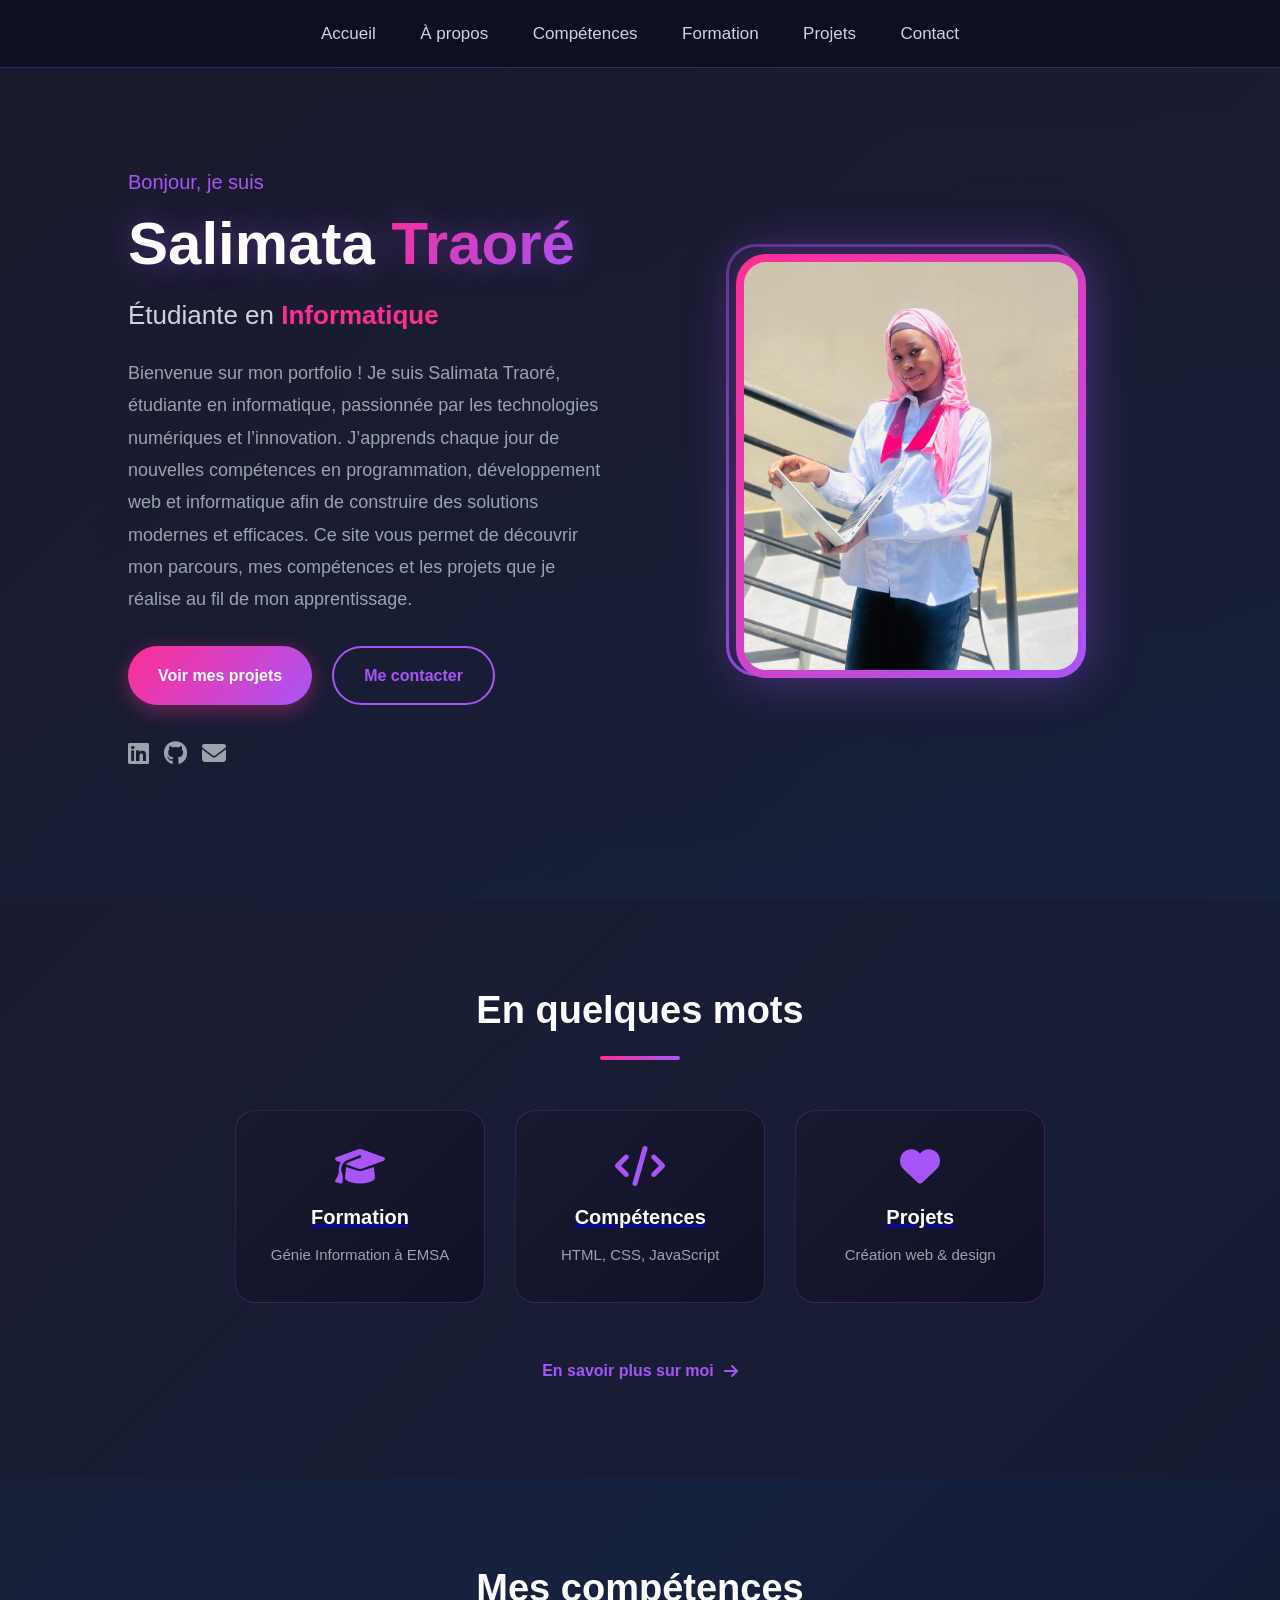
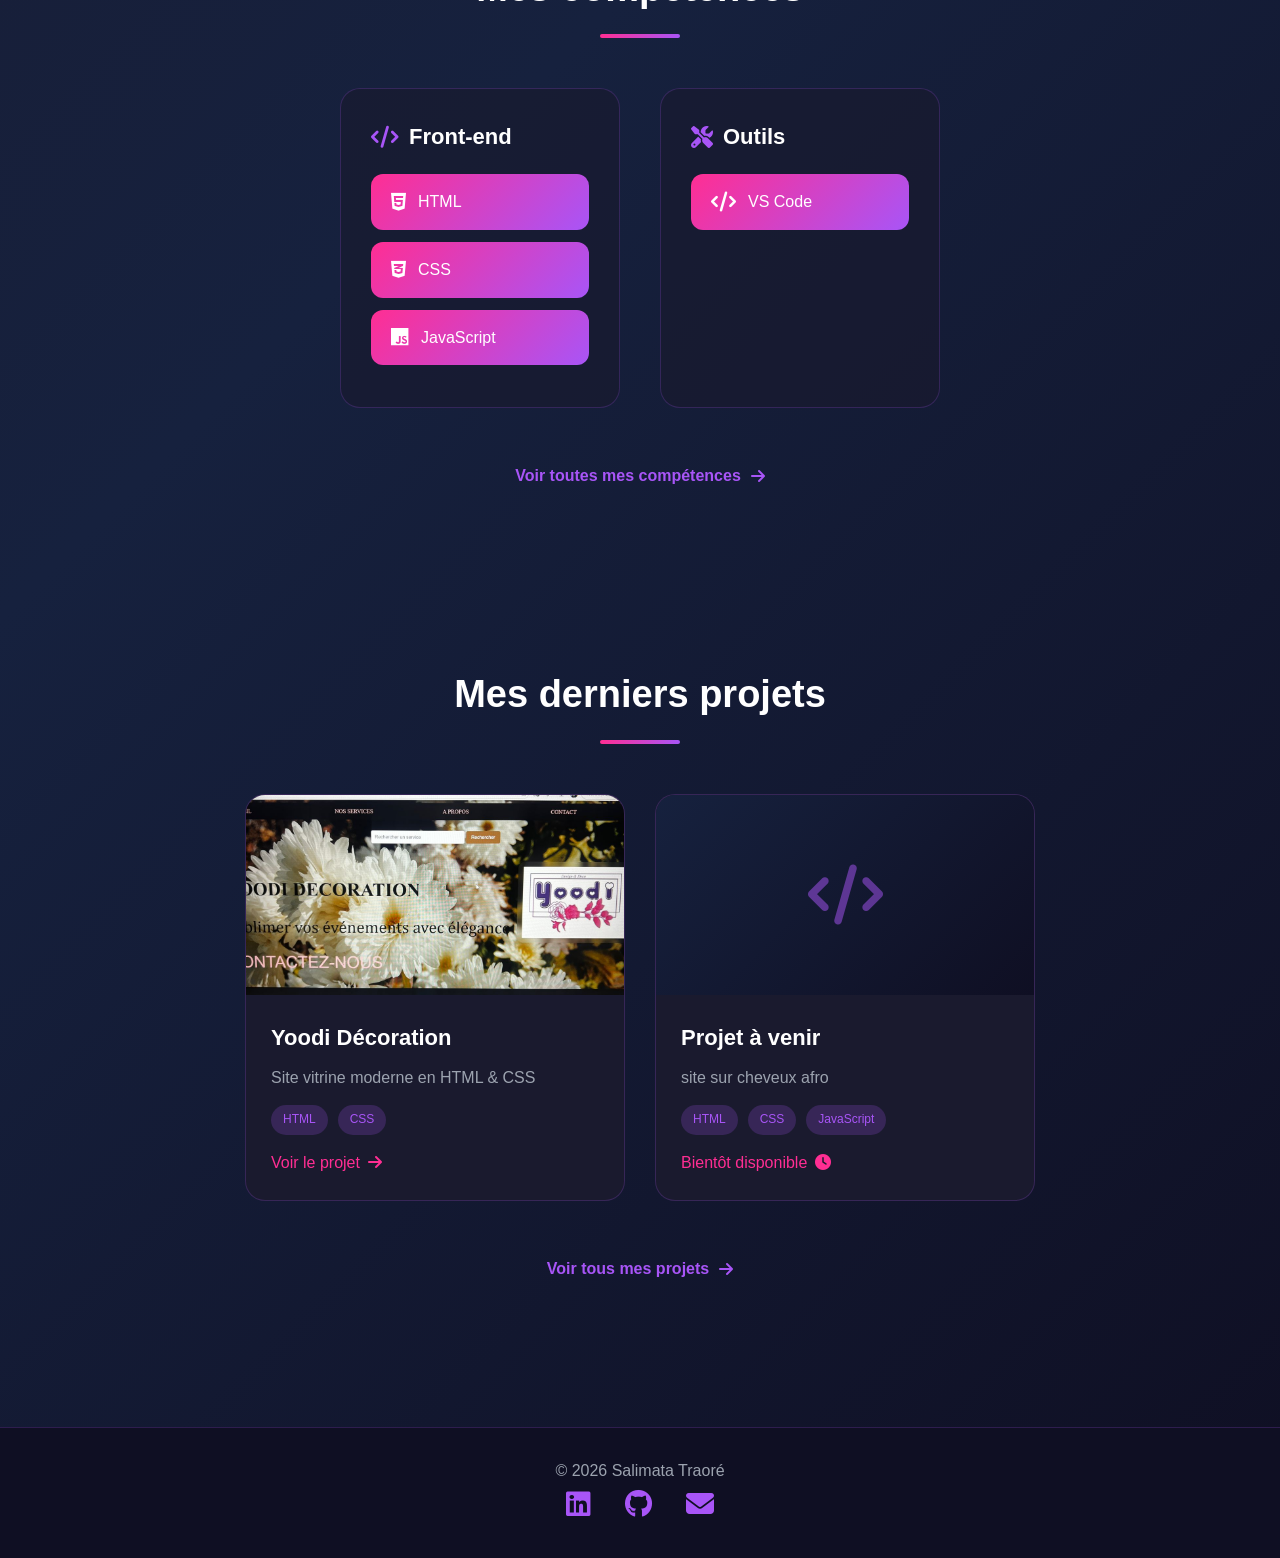
<file: index.html>
<!DOCTYPE html>
<html lang="fr">
<head>
    <meta charset="UTF-8">
    <meta name="viewport" content="width=device-width, initial-scale=1.0">
    <title>Accueil - Salimata</title>

    <!-- Icônes -->
    <link rel="stylesheet" href="https://cdnjs.cloudflare.com/ajax/libs/font-awesome/6.5.0/css/all.min.css">

    <!-- CSS -->
    <link rel="stylesheet" href="css/style.css">
</head>
<body>

<!-- ===== NAVBAR ===== -->
<nav>
    <a href="index.html">Accueil</a>
    <a href="a propos.html">À propos</a>
    <a href="compétence.html">Compétences</a>
    <a href="formation.html">Formation</a>
    <a href="projets.html">Projets</a>
    <a href="contact.html">Contact</a>
</nav>

<!-- ===== HERO SECTION ===== -->
<header class="accueil">
    <div class="contenu-accueil">
        <div class="texte-accueil">
            <p class="salutation">Bonjour, je suis</p>
            <h1 class="nom">Salimata <span>Traoré</span></h1>
            <p class="role">Étudiante en <span class="highlight">Informatique</span></p>
            <p class="description">
                Bienvenue sur mon portfolio ! Je suis Salimata Traoré, étudiante en informatique, passionnée par les technologies numériques et l’innovation. J’apprends chaque jour de nouvelles compétences en programmation, développement web et informatique afin de construire des solutions modernes et efficaces. Ce site vous permet de découvrir mon parcours, mes compétences et les projets que je réalise au fil de mon apprentissage.
            </p>

            <div class="boutons">
                <a href="projets.html" class="bouton primaire">Voir mes projets</a>
                <a href="contact.html" class="bouton secondaire">Me contacter</a>
            </div>
            <div class="reseaux-hero">
                <a href="https://www.linkedin.com/in/salimata-traore-a081a13a5?utm_source=share_via&utm_content=profile&utm_medium=member_ios"><i class="fa-brands fa-linkedin"></i></a>
                <a href="https://github.com/leilatra"><i class="fa-brands fa-github"></i></a>
                <a href="S.traore.dev@gmail.com"><i class="fa-solid fa-envelope"></i></a>
            </div>
        </div>

        <div class="photo-accueil">
            <div class="photo-wrapper">
<img src="IMAGE/WhatsApp Image 2026-04-25 at 21.22.44.jpeg" alt="Photo de Salimata">
            </div>
        </div>
    </div>
</header>

<!-- ===== À PROPOS RAPIDE ===== -->
<section class="a-propos-rapide">
    <h2 class="titre">En quelques mots</h2>
    <div class="conteneur-a-propos">
        <div class="carte-apropos">
            <i class="fa-solid fa-graduation-cap"></i>
            <a href="formation.html"><h3>Formation</h3></a>
            <p>Génie Information à EMSA</p>
        </div>
        <div class="carte-apropos">
            <i class="fa-solid fa-code"></i>
            <a href="compétence.html"><h3>Compétences</h3></a>
            <p>HTML, CSS, JavaScript</p>
        </div>
        <div class="carte-apropos">
            <i class="fa-solid fa-heart"></i>
            <a href="projets.html"> <h3>Projets</h3></a>
            <p>Création web & design</p>
        </div>
    </div>
    <div class="lien-apropos">
        <a href="a propos.html" class="bouton texte">En savoir plus sur moi <i class="fa-solid fa-arrow-right"></i></a>
    </div>
</section>

<!-- ===== COMPÉTENCES ===== -->
<section id="competences">
    <h2 class="titre">Mes compétences</h2>

    <div class="conteneur-competences">

        <div class="bloc">
            <h3><i class="fa-solid fa-code"></i> Front-end</h3>
            <div class="carte"><i class="fa-brands fa-html5"></i> HTML</div>
            <div class="carte"><i class="fa-brands fa-css3-alt"></i> CSS</div>
            <div class="carte"><i class="fa-brands fa-js"></i> JavaScript</div>
        </div>


        <div class="bloc">
            <h3><i class="fa-solid fa-tools"></i> Outils</h3>
            <div class="carte"><i class="fa-solid fa-code"></i> VS Code</div>
            
        </div>

    </div>
    <div class="lien-apropos">
        <a href="compétence.html" class="bouton texte">Voir toutes mes compétences <i class="fa-solid fa-arrow-right"></i></a>
    </div>
</section>


<!-- ===== DERNIERS PROJETS ===== -->
<section id="projets">
    <h2 class="titre">Mes derniers projets</h2>

    <div class="conteneur-projets">

        <div class="carte-projet">
            <div class="image-projet">
                <img src="IMAGE/WhatsApp Image 2026-03-04 at 23.47.04.jpeg" alt="Projet Yoodi">
            </div>
            <div class="contenu-projet">
                <h3>Yoodi Décoration</h3>
                <p>Site vitrine moderne en HTML & CSS</p>
                <div class="tags">
                    <span>HTML</span>
                    <span>CSS</span>
                </div>
                <a href="projets.html" class="lien-projet">Voir le projet <i class="fa-solid fa-arrow-right"></i></a>
            </div>
        </div>

        <div class="carte-projet">
            <div class="image-projet">
                <div class="placeholder-projet">
                    <i class="fa-solid fa-code"></i>
                </div>
            </div>
            <div class="contenu-projet">
                <h3>Projet à venir</h3>
                <p>site sur cheveux afro</p>
                <div class="tags">
                    <span>HTML</span>
                    <span>CSS</span>
                    <span>JavaScript</span>
                </div>
                <a href="#" class="lien-projet">Bientôt disponible <i class="fa-solid fa-clock"></i></a>
            </div>
        </div>

    </div>
    <div class="lien-apropos">
        <a href="projets.html" class="bouton texte">Voir tous mes projets <i class="fa-solid fa-arrow-right"></i></a>
    </div>
</section>


<!-- ===== FOOTER ===== -->
<footer>
    <p>© 2026 Salimata Traoré</p>
    <div class="reseaux">
        <a href="https://www.linkedin.com/in/salimata-traore-a081a13a5?utm_source=share_via&utm_content=profile&utm_medium=member_ios"><i class="fa-brands fa-linkedin"></i></a>
        <a href="https://github.com/leilatra"><i class="fa-brands fa-github"></i></a>
        <a href="S.traore.dev@gmail.com"><i class="fa-solid fa-envelope"></i></a>
    </div>
</footer>

</body>
</html>
</file>
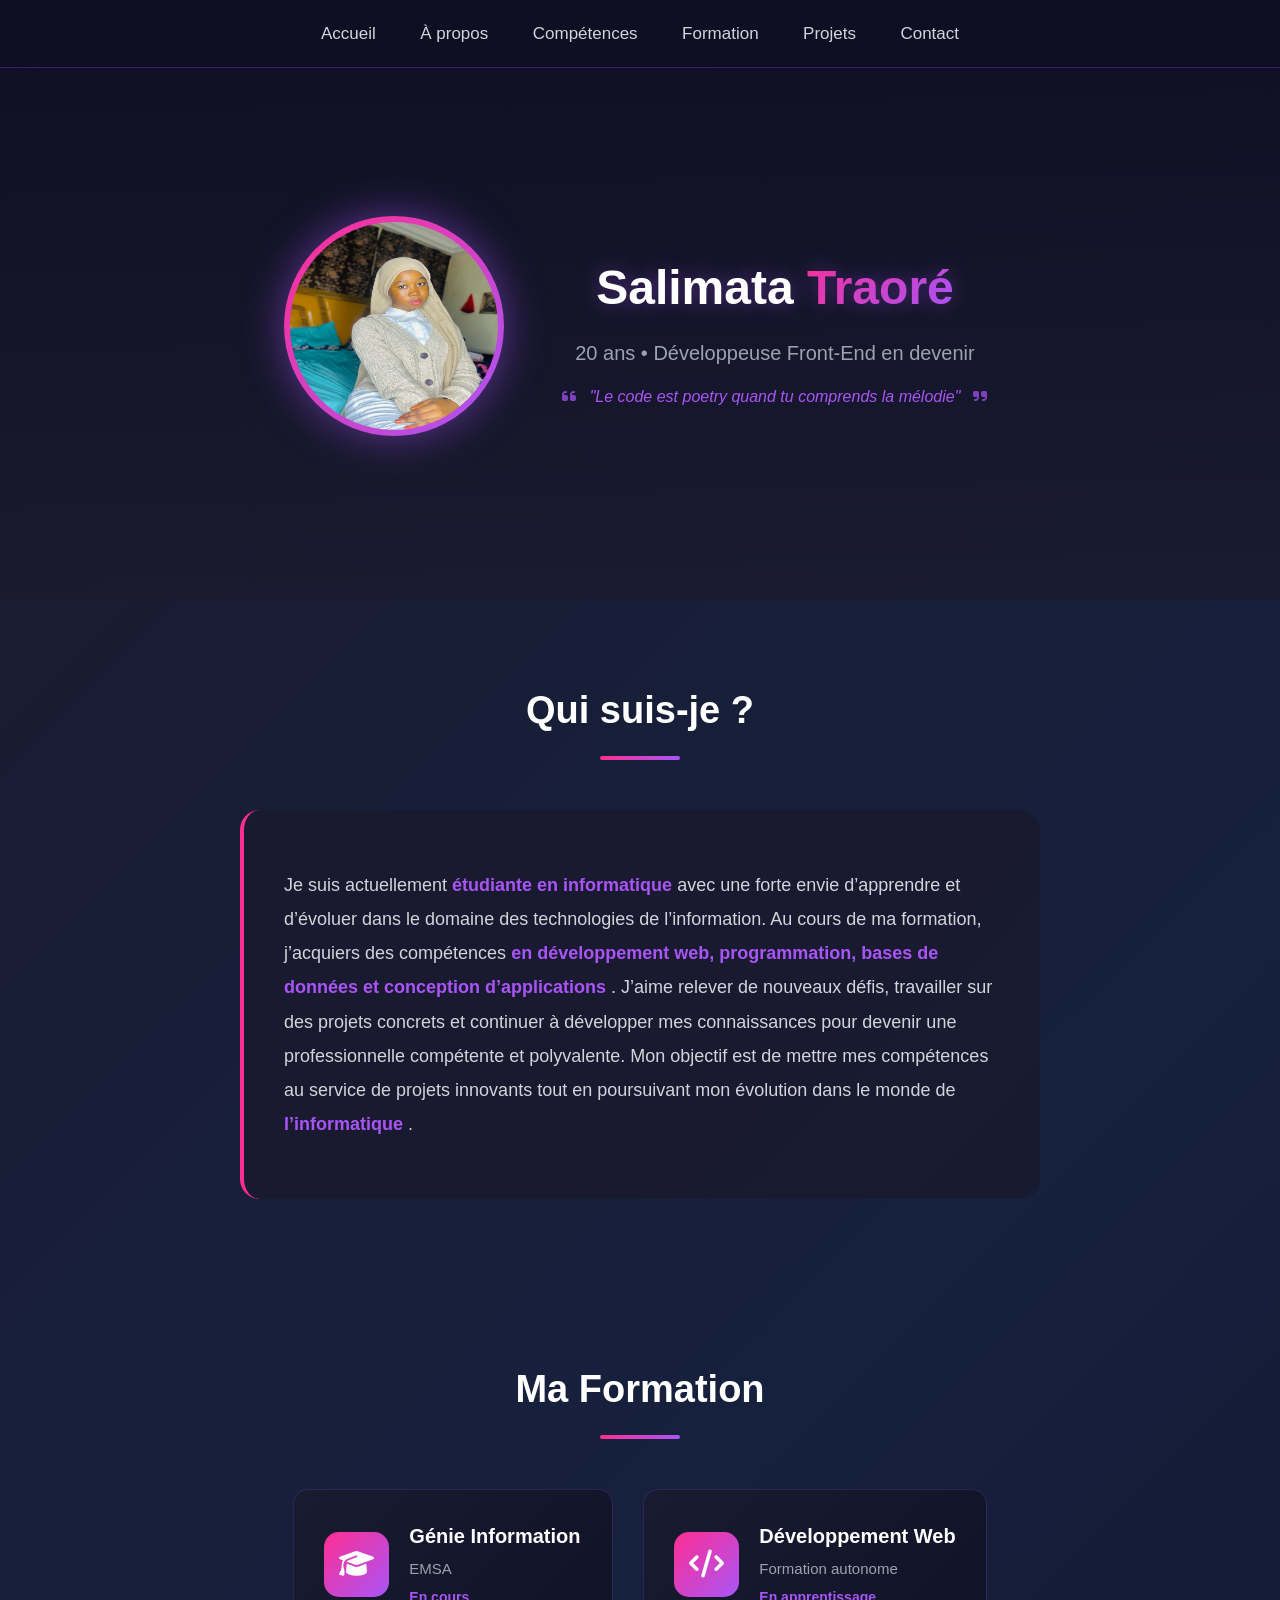
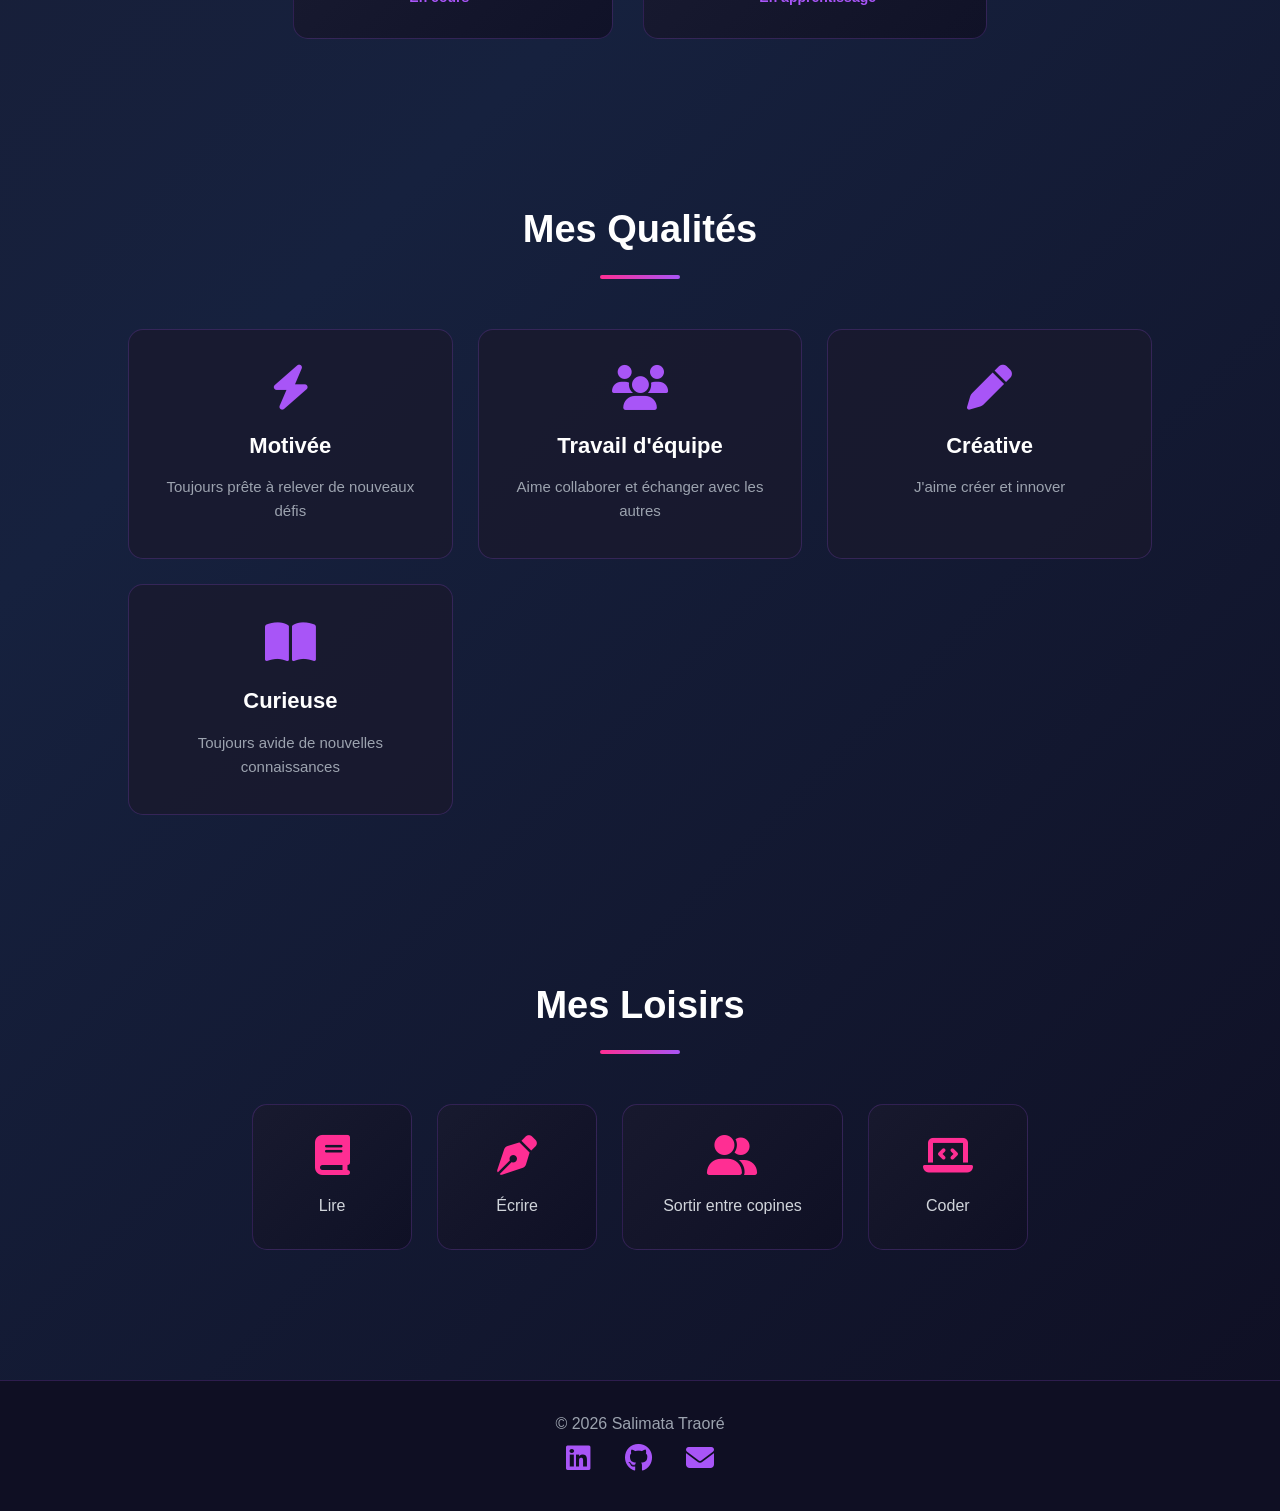
<file: a propos.html>
<!DOCTYPE html>
<html lang="fr">
<head>
    <meta charset="UTF-8">
    <meta name="viewport" content="width=device-width, initial-scale=1.0">
    <title>À propos - Salimata</title>

    <!-- Icônes -->
    <link rel="stylesheet" href="https://cdnjs.cloudflare.com/ajax/libs/font-awesome/6.5.0/css/all.min.css">

    <!-- CSS -->
    <link rel="stylesheet" href="css/style1.css">
</head>
<body>

<!-- ===== NAVBAR ===== -->
<nav>
    <a href="index.html">Accueil</a>
    <a href="a propos.html">À propos</a>
    <a href="compétence.html">Compétences</a>
    <a href="formation.html">Formation</a>
    <a href="projets.html">Projets</a>
    <a href="contact.html">Contact</a>
</nav>

<!-- ===== HERO SECTION ===== -->
<header class="a-propos-hero">
    <div class="contenu-hero">
        <div class="photo-profil">
            <img src="IMAGE/WhatsApp Image 2026-04-25 at 21.25.39.jpeg" alt="Photo de Salimata">
        </div>
        <div class="texte-hero">
            <h1>Salimata <span>Traoré</span></h1>
            <p class="sous-titre">20 ans • Développeuse Front-End en devenir</p>
            <p class="citation">
                <i class="fa-solid fa-quote-left"></i>
                "Le code est poetry quand tu comprends la mélodie"
                <i class="fa-solid fa-quote-right"></i>
            </p>
        </div>
    </div>
</header>

<!-- ===== MA PRESENTATION ===== -->
<section class="presentation">
    <h2 class="titre">Qui suis-je ?</h2>
    <div class="conteneur-presentation">
        <div class="carte-presentation">
            <p class="p">
            Je suis actuellement  <strong>étudiante en informatique </strong> avec une forte envie d’apprendre et d’évoluer dans le domaine des technologies de l’information. Au cours de ma formation, j’acquiers des compétences <strong> en développement web, programmation, bases de données et conception d’applications </strong>. J’aime relever de nouveaux défis, travailler sur des projets concrets et continuer à développer mes connaissances pour devenir une professionnelle compétente et polyvalente. Mon objectif est de mettre mes compétences au service de projets innovants tout en poursuivant mon évolution dans le monde de  <strong>l’informatique </strong>.
        
    </div>
</section>

<!-- ===== FORMATION ===== -->
<section class="formation">
    <h2 class="titre">Ma Formation</h2>
    <div class="conteneur-formations">
        <div class="carte-formation">
            <div class="icon-formation">
                <i class="fa-solid fa-graduation-cap"></i>
            </div>
            <div class="info-formation">
                <h3>Génie Information</h3>
                <p class="lieu">EMSA</p>
                <p class="statut">En cours</p>
            </div>
        </div>
        <div class="carte-formation">
            <div class="icon-formation">
                <i class="fa-solid fa-code"></i>
            </div>
            <div class="info-formation">
                <h3>Développement Web</h3>
                <p class="lieu">Formation autonome</p>
                <p class="statut">En apprentissage</p>
            </div>
        </div>
    </div>
</section>

<!-- ===== QUALITES ===== -->
<section class="qualites">
    <h2 class="titre">Mes Qualités</h2>
    <div class="conteneur-qualites">
        <div class="carte-qualite">
            <i class="fa-solid fa-bolt"></i>
            <h3>Motivée</h3>
            <p>Toujours prête à relever de nouveaux défis</p>
        </div>
        <div class="carte-qualite">
            <i class="fa-solid fa-users"></i>
            <h3>Travail d'équipe</h3>
            <p>Aime collaborer et échanger avec les autres</p>
        </div>
        <div class="carte-qualite">
            <i class="fa-solid fa-pen"></i>
            <h3>Créative</h3>
            <p>J'aime créer et innover</p>
        </div>
        <div class="carte-qualite">
            <i class="fa-solid fa-book-open"></i>
            <h3>Curieuse</h3>
            <p>Toujours avide de nouvelles connaissances</p>
        </div>
    </div>
</section>

<!-- ===== LOISIRS ===== -->
<section class="loisirs">
    <h2 class="titre">Mes Loisirs</h2>
    <div class="conteneur-loisirs">
        <div class="carte-loisir">
            <i class="fa-solid fa-book"></i>
            <span>Lire</span>
        </div>
        <div class="carte-loisir">
            <i class="fa-solid fa-pen-nib"></i>
            <span>Écrire</span>
        </div>
        <div class="carte-loisir">
            <i class="fa-solid fa-user-group"></i>
            <span>Sortir entre copines</span>
        </div>
        <div class="carte-loisir">
            <i class="fa-solid fa-laptop-code"></i>
            <span>Coder</span>
        </div>
    </div>
</section>

<!-- ===== FOOTER ===== -->
<footer>
    <p>© 2026 Salimata Traoré</p>
    <div class="reseaux">
        <a href="https://www.linkedin.com/in/salimata-traore-a081a13a5?utm_source=share_via&utm_content=profile&utm_medium=member_ios"><i class="fa-brands fa-linkedin"></i></a>
        <a href="https://github.com/leilatra"><i class="fa-brands fa-github"></i></a>
        <a href="S.traore.dev@gmail.com"><i class="fa-solid fa-envelope"></i></a>
    </div>
</footer>

</body>
</html>
</file>
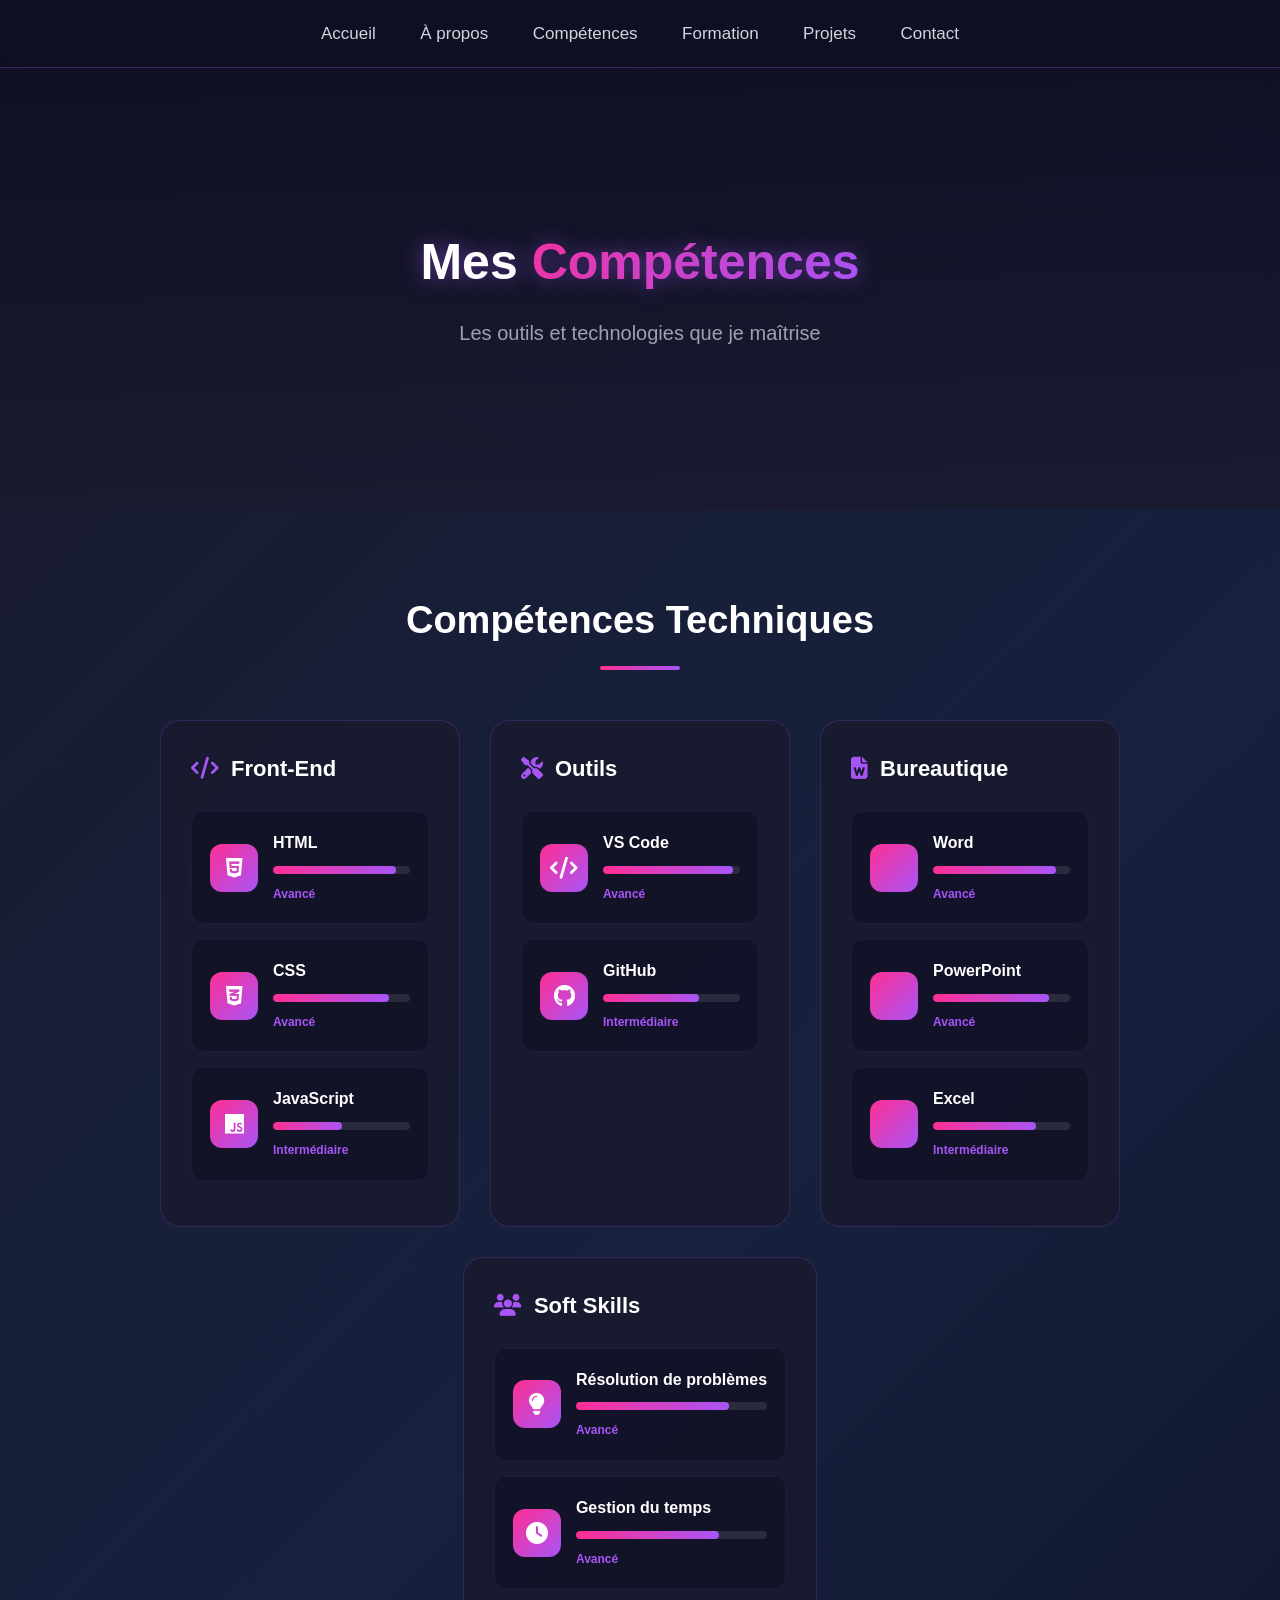
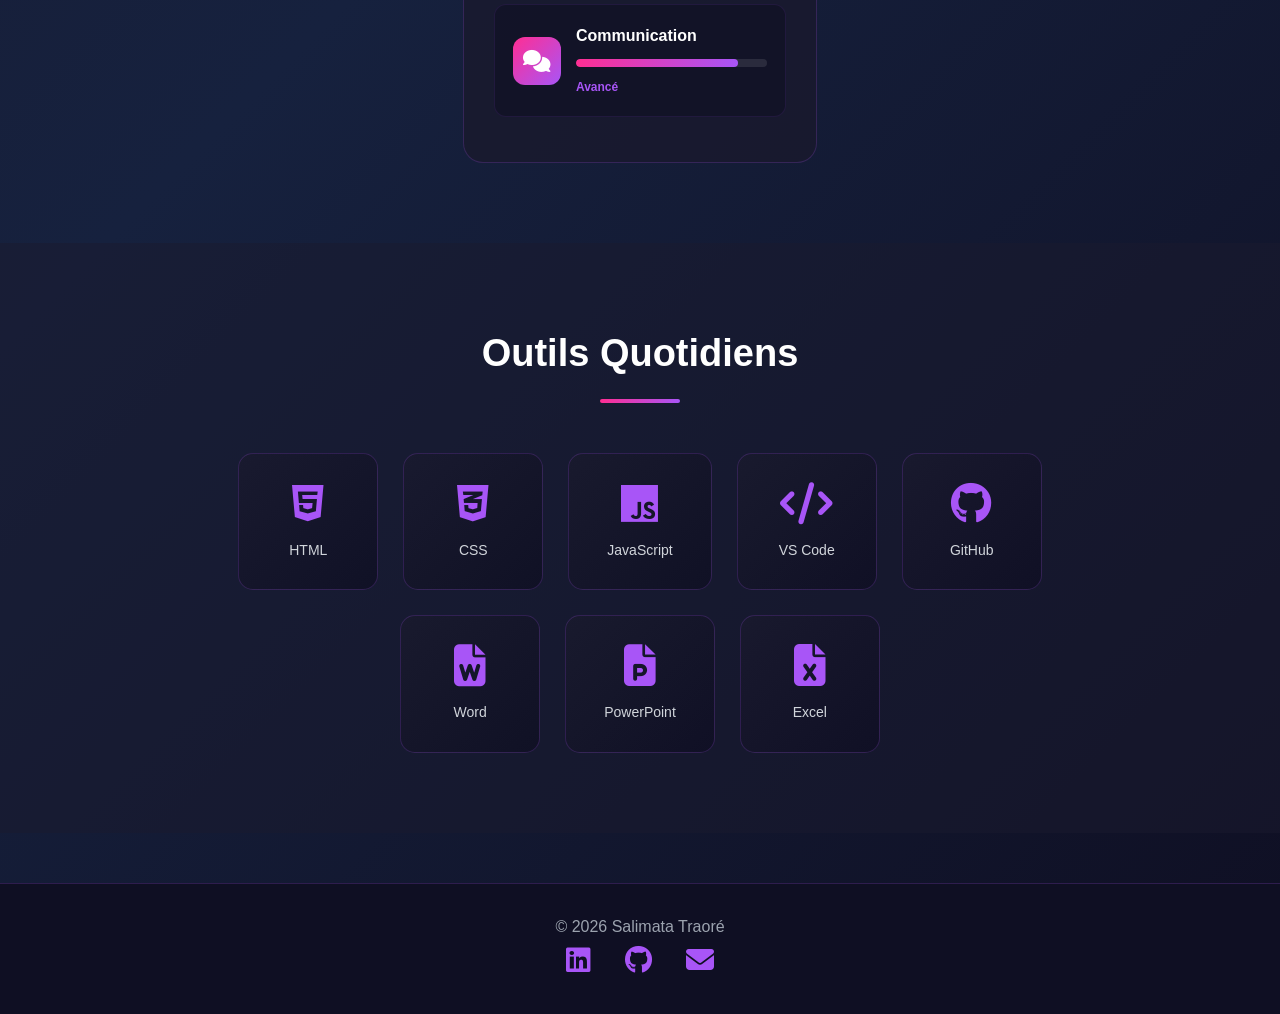
<file: compétence.html>
<!DOCTYPE html>
<html lang="fr">
<head>
    <meta charset="UTF-8">
    <meta name="viewport" content="width=device-width, initial-scale=1.0">
    <title>Compétences - Salimata</title>

    <!-- Icônes -->
    <link rel="stylesheet" href="https://cdnjs.cloudflare.com/ajax/libs/font-awesome/6.5.0/css/all.min.css">

    <!-- CSS -->
    <link rel="stylesheet" href="css/style2.css">
</head>
<body>

<!-- ===== NAVBAR ===== -->
<nav>
    <a href="index.html">Accueil</a>
    <a href="a propos.html">À propos</a>
    <a href="compétence.html">Compétences</a>
    <a href="formation.html">Formation</a>
    <a href="projets.html">Projets</a>
    <a href="contact.html">Contact</a>
</nav>

<!-- ===== HERO SECTION ===== -->
<header class="competences-hero">
<div class="contenu-hero">
        <h1>Mes <span>Compétences</span></h1>
        <p class="sous-titre">Les outils et technologies que je maîtrise</p>
    </div>
</header>

<!-- ===== COMPÉTENCES TECHNIQUES ===== -->
<section class="competences-techniques">
    <h2 class="titre">Compétences Techniques</h2>
    <div class="conteneur-techniques">
        
        <!-- Front-end -->
        <div class="bloc-competences">
            <h3 class="titre-bloc"><i class="fa-solid fa-code"></i> Front-End</h3>
            <div class="carte competence">
                <div class="icon-comp">
                    <i class="fa-brands fa-html5"></i>
                </div>
                <div class="info-comp">
                    <h4>HTML</h4>
                    <div class="barre-progression">
                        <div class="progress" style="width: 90%;"></div>
                    </div>
                    <span class="niveau">Avancé</span>
                </div>
            </div>
            <div class="carte competence">
                <div class="icon-comp">
                    <i class="fa-brands fa-css3-alt"></i>
                </div>
                <div class="info-comp">
                    <h4>CSS</h4>
                    <div class="barre-progression">
                        <div class="progress" style="width: 85%;"></div>
                    </div>
                    <span class="niveau">Avancé</span>
                </div>
            </div>
            <div class="carte competence">
                <div class="icon-comp">
                    <i class="fa-brands fa-js"></i>
                </div>
                <div class="info-comp">
                    <h4>JavaScript</h4>
                    <div class="barre-progression">
                        <div class="progress" style="width: 50%;"></div>
                    </div>
                    <span class="niveau">Intermédiaire</span>
                </div>
            </div>
        </div>

        <!-- Outils -->
        <div class="bloc-competences">
            <h3 class="titre-bloc"><i class="fa-solid fa-tools"></i> Outils</h3>
            <div class="carte competence">
                <div class="icon-comp">
                    <i class="fa-solid fa-code"></i>
                </div>
                <div class="info-comp">
                    <h4>VS Code</h4>
                    <div class="barre-progression">
                        <div class="progress" style="width: 95%;"></div>
                    </div>
                    <span class="niveau">Avancé</span>
                </div>
            </div>
            <div class="carte competence">
                <div class="icon-comp">
                    <i class="fa-brands fa-github"></i>
                </div>
                <div class="info-comp">
                    <h4>GitHub</h4>
                    <div class="barre-progression">
                        <div class="progress" style="width: 70%;"></div>
                    </div>
                    <span class="niveau">Intermédiaire</span>
                </div>
            </div>
        </div>

        <!-- Bureautique -->
        <div class="bloc-competences">
            <h3 class="titre-bloc"><i class="fa-solid fa-file-word"></i> Bureautique</h3>
            <div class="carte competence">
                <div class="icon-comp">
                    <i class="fa-brands fa-microsoft-word"></i>
                </div>
                <div class="info-comp">
                    <h4>Word</h4>
                    <div class="barre-progression">
                        <div class="progress" style="width: 90%;"></div>
                    </div>
                    <span class="niveau">Avancé</span>
                </div>
            </div>
            <div class="carte competence">
                <div class="icon-comp">
                    <i class="fa-brands fa-microsoft-powerpoint"></i>
                </div>
                <div class="info-comp">
                    <h4>PowerPoint</h4>
                    <div class="barre-progression">
                        <div class="progress" style="width: 85%;"></div>
                    </div>
                    <span class="niveau">Avancé</span>
                </div>
            </div>
            <div class="carte competence">
                <div class="icon-comp">
                    <i class="fa-brands fa-microsoft-excel"></i>
                </div>
                <div class="info-comp">
                    <h4>Excel</h4>
                    <div class="barre-progression">
                        <div class="progress" style="width: 75%;"></div>
                    </div>
                    <span class="niveau">Intermédiaire</span>
                </div>
            </div>
        </div>

        <!-- Soft Skills -->
        <div class="bloc-competences">
            <h3 class="titre-bloc"><i class="fa-solid fa-users"></i> Soft Skills</h3>
            <div class="carte competence">
                <div class="icon-comp">
                    <i class="fa-solid fa-lightbulb"></i>
                </div>
                <div class="info-comp">
                    <h4>Résolution de problèmes</h4>
                    <div class="barre-progression">
                        <div class="progress" style="width: 80%;"></div>
                    </div>
                    <span class="niveau">Avancé</span>
                </div>
            </div>
            <div class="carte competence">
                <div class="icon-comp">
                    <i class="fa-solid fa-clock"></i>
                </div>
                <div class="info-comp">
                    <h4>Gestion du temps</h4>
                    <div class="barre-progression">
                        <div class="progress" style="width: 75%;"></div>
                    </div>
                    <span class="niveau">Avancé</span>
                </div>
            </div>
            <div class="carte competence">
                <div class="icon-comp">
                    <i class="fa-solid fa-comments"></i>
                </div>
                <div class="info-comp">
                    <h4>Communication</h4>
                    <div class="barre-progression">
                        <div class="progress" style="width: 85%;"></div>
                    </div>
                    <span class="niveau">Avancé</span>
                </div>
            </div>
        </div>

    </div>
</section>

<!-- ===== OUTILS QUOTIDIENS ===== -->
<section class="outils">
    <h2 class="titre">Outils Quotidiens</h2>
    <div class="conteneur-outils">
        <div class="carte-outil">
            <i class="fa-brands fa-html5"></i>
            <span>HTML</span>
        </div>
        <div class="carte-outil">
            <i class="fa-brands fa-css3-alt"></i>
            <span>CSS</span>
        </div>
        <div class="carte-outil">
            <i class="fa-brands fa-js"></i>
            <span>JavaScript</span>
        </div>
        <div class="carte-outil">
            <i class="fa-solid fa-code"></i>
            <span>VS Code</span>
        </div>
        <div class="carte-outil">
            <i class="fa-brands fa-github"></i>
            <span>GitHub</span>
        </div>
        <div class="carte-outil">
            <i class="fa-solid fa-file-word"></i>
            <span>Word</span>
        </div>
        <div class="carte-outil">
            <i class="fa-solid fa-file-powerpoint"></i>
            <span>PowerPoint</span>
        </div>
        <div class="carte-outil">
            <i class="fa-solid fa-file-excel"></i>
            <span>Excel</span>
        </div>
    </div>
</section>

<!-- ===== FOOTER ===== -->
<footer>
    <p>© 2026 Salimata Traoré</p>
    <div class="reseaux">
        <a href="https://www.linkedin.com/in/salimata-traore-a081a13a5?utm_source=share_via&utm_content=profile&utm_medium=member_ios"><i class="fa-brands fa-linkedin"></i></a>
        <a href="https://github.com/leilatra"><i class="fa-brands fa-github"></i></a>
        <a href="S.traore.dev@gmail.com"><i class="fa-solid fa-envelope"></i></a>
    </div>
</footer>

</body>
</html>
</file>
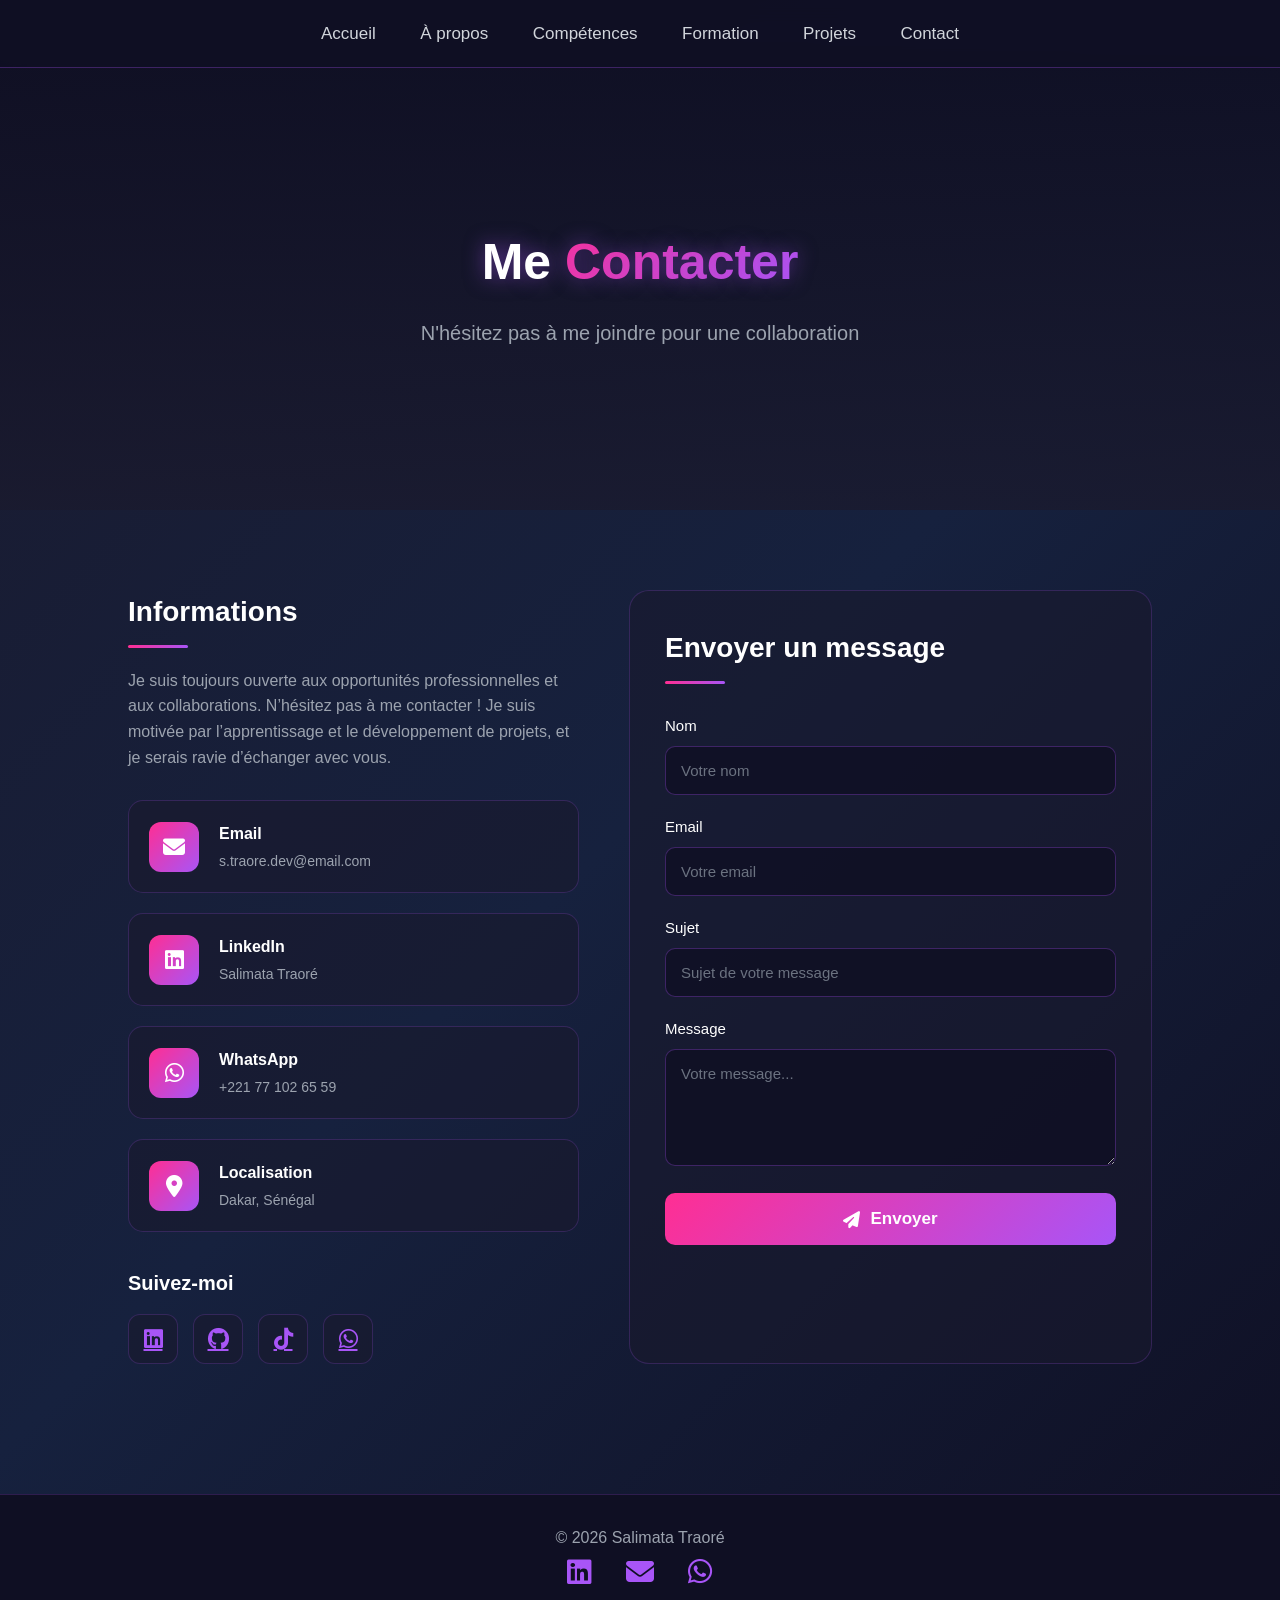
<file: contact.html>
<!DOCTYPE html>
<html lang="fr">
<head>
    <meta charset="UTF-8">
    <meta name="viewport" content="width=device-width, initial-scale=1.0">
    <title>Contact - Salimata</title>

    <!-- Icônes -->
    <link rel="stylesheet" href="https://cdnjs.cloudflare.com/ajax/libs/font-awesome/6.5.0/css/all.min.css">

    <!-- CSS -->
    <link rel="stylesheet" href="css/style4.css">
</head>
<body>

<!-- ===== NAVBAR ===== -->
<nav>
    <a href="index.html">Accueil</a>
    <a href="a propos.html">À propos</a>
    <a href="compétence.html">Compétences</a>
    <a href="formation.html">Formation</a>
    <a href="projets.html">Projets</a>
    <a href="contact.html">Contact</a>
</nav>

<!-- ===== HERO SECTION ===== -->
<header class="contact-hero">
    <div class="contenu-hero">
        <h1>Me <span>Contacter</span></h1>
        <p class="sous-titre">N'hésitez pas à me joindre pour une collaboration</p>
    </div>
</header>

<!-- ===== CONTACT SECTION ===== -->
<section class="contact-section">
    <div class="conteneur-contact">
        
        <!-- Informations de contact -->
        <div class="informations">
            <h2 class="titre-section">Informations</h2>
            <p class="description">
                Je suis toujours ouverte aux opportunités professionnelles et aux collaborations. 
                N’hésitez pas à me contacter ! Je suis motivée par l’apprentissage et le développement de projets, et je serais ravie d’échanger avec vous.
            </p>
            
            <div class="liste-contact">
                <div class="item-contact">
                    <div class="icon">
                        <i class="fa-solid fa-envelope"></i>
                    </div>
                    <div class="details">
                        <h4>Email</h4>
                        <p>s.traore.dev@email.com</p>
                    </div>
                </div>
                
                <div class="item-contact">
                    <div class="icon">
                        <i class="fa-brands fa-linkedin"></i>
                    </div>
                    <div class="details">
                        <h4>LinkedIn</h4>
                        <p>Salimata Traoré</p>
                    </div>
                </div>
                
                <div class="item-contact">
                    <div class="icon">
                        <i class="fa-brands fa-whatsapp"></i>
                    </div>
                    <div class="details">
                        <h4>WhatsApp</h4>
                        <p>+221 77 102 65 59</p>
                    </div>
                </div>
                
                <div class="item-contact">
                    <div class="icon">
                        <i class="fa-solid fa-location-dot"></i>
                    </div>
                    <div class="details">
                        <h4>Localisation</h4>
                        <p>Dakar, Sénégal</p>
                    </div>
                </div>
            </div>
            
            <!-- Réseaux sociaux -->
            <div class="reseaux-sociaux">
                <h3>Suivez-moi</h3>
                <div class="icons-reseaux">
                    <a href="https://www.linkedin.com/in/salimata-traore-a081a13a5?utm_source=share_via&utm_content=profile&utm_medium=member_ios" class="reseau"><i class="fa-brands fa-linkedin"></i></a>
                    <a href="https://github.com/leilatra" class="reseau"><i class="fa-brands fa-github"></i></a>
                    <a href="#" class="reseau"><i class="fa-brands fa-tiktok"></i></a>
                    <a href="https://wa.me/221771026559" class="reseau"><i class="fa-brands fa-whatsapp"></i></a>
                </div>
            </div>
        </div>
        
        <!-- Formulaire de contact -->
        <div class="formulaire">
            <h2 class="titre-section">Envoyer un message</h2>
            <form>
                <div class="champ">
                    <label for="nom">Nom</label>
                    <input type="text" id="nom" name="nom" placeholder="Votre nom" required>
                </div>
                
                <div class="champ">
                    <label for="email">Email</label>
                    <input type="email" id="email" name="email" placeholder="Votre email" required>
                </div>
                
                <div class="champ">
                    <label for="sujet">Sujet</label>
                    <input type="text" id="sujet" name="sujet" placeholder="Sujet de votre message">
                </div>
                
                <div class="champ">
                    <label for="message">Message</label>
                    <textarea id="message" name="message" rows="5" placeholder="Votre message..." required></textarea>
                </div>
                
                <button type="submit" class="bouton-envoyer">
                    <i class="fa-solid fa-paper-plane"></i> Envoyer
                </button>
            </form>
        </div>
        
    </div>
</section>

<!-- ===== FOOTER ===== -->
<footer>
    <p>© 2026 Salimata Traoré</p>
    <div class="reseaux">
        <a href="https://www.linkedin.com/in/salimata-traore-a081a13a5?utm_source=share_via&utm_content=profile&utm_medium=member_ios"><i class="fa-brands fa-linkedin"></i></a>
        <a href="S.traore.dev@gmail.com"><i class="fa-solid fa-envelope"></i></a>
        <a href="https://wa.me/221771026559"><i class="fa-brands fa-whatsapp"></i></a>
    </div>
</footer>

</body>
</html>
</file>
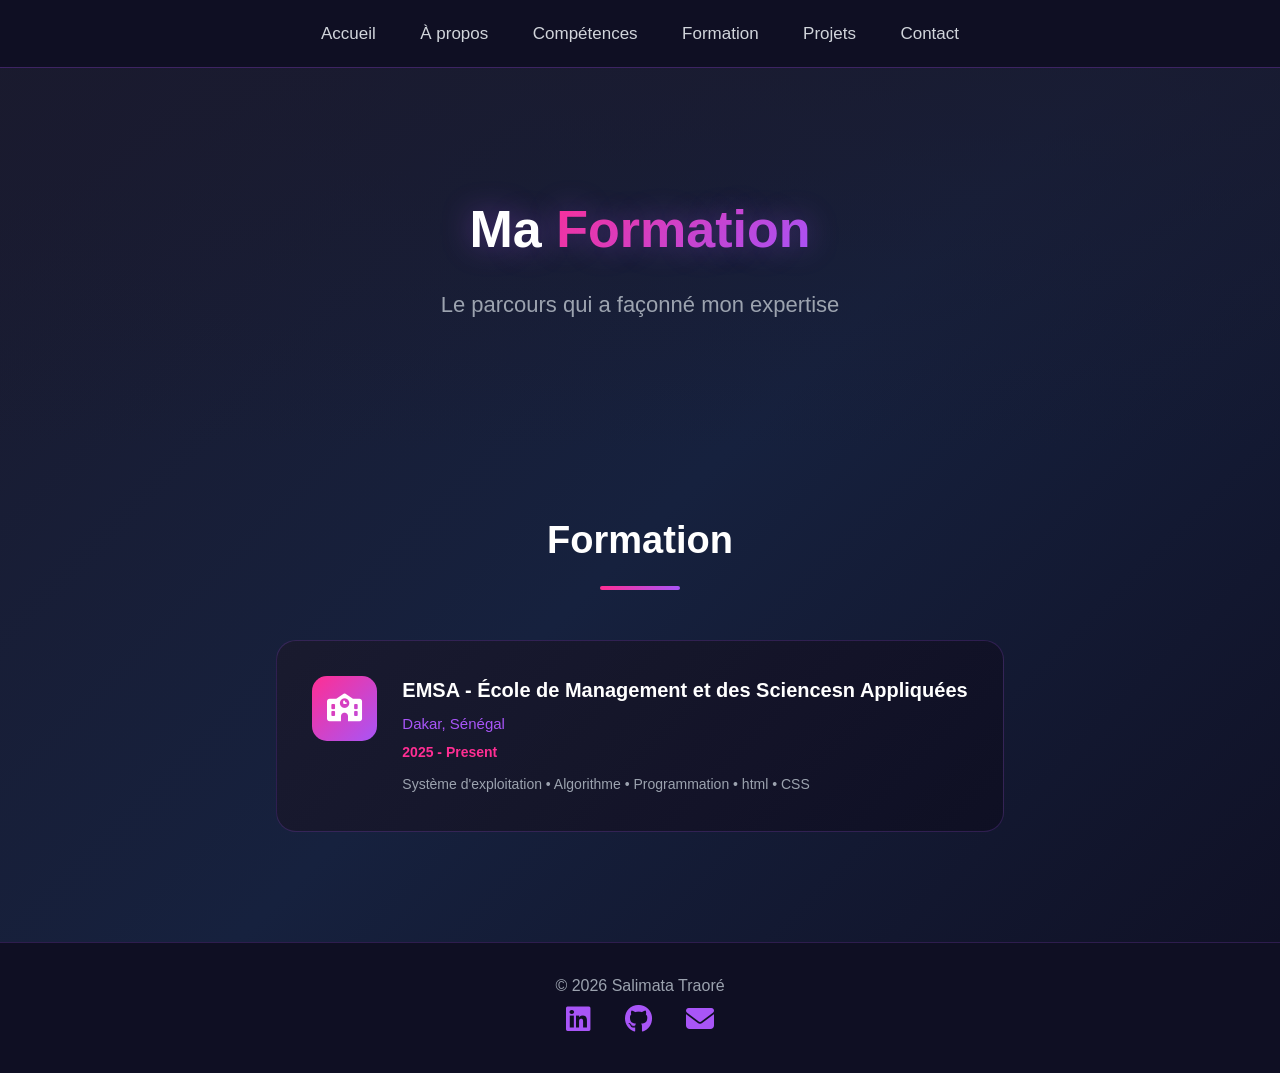
<file: formation.html>
<!DOCTYPE html>
<html lang="fr">
<head>
    <meta charset="UTF-8">
    <meta name="viewport" content="width=device-width, initial-scale=1.0">
    <title>Formation - Salimata</title>

    <!-- Icônes -->
    <link rel="stylesheet" href="https://cdnjs.cloudflare.com/ajax/libs/font-awesome/6.5.0/css/all.min.css">

    <!-- CSS -->
    <link rel="stylesheet" href="css/style5.css">
</head>
<body>

<!-- ===== NAVBAR ===== -->
<nav>
    <a href="index.html">Accueil</a>
    <a href="a propos.html">À propos</a>
    <a href="compétence.html">Compétences</a>
    <a href="formation.html">Formation</a>
    <a href="projets.html">Projets</a>
    <a href="contact.html">Contact</a>
</nav>

<!-- ===== HERO SECTION ===== -->
<header class="accueil">
    <div class="contenu-accueil">
        <div class="texte-accueil">
            <h1 class="nom">Ma <span>Formation</span></h1>
            <p class="role">Le parcours qui a façonné mon expertise</p>
        </div>
    </div>
</header>

<!-- ===== FORMATION SECTION ===== -->
<section>
    <h2 class="titre">Formation</h2>
    
    <div class="conteneur-formations">
        
        <!-- Formation EMSA -->
        <div class="carte-formation">
            <div class="icon-formation">
                <i class="fas fa-school"></i>
            </div>
            <div class="info-formation">
                <h3>EMSA - École de Management et des Sciencesn Appliquées</h3>
                <p class="lieu">Dakar, Sénégal</p>
                <p class="statut">2025 - Present</p>
                <p style="color:#9ca3af; font-size:14px; margin-top:10px;">
                    Système d'exploitation • Algorithme • Programmation • html • CSS 
                </p>
            </div>
        </div>


    </div>
</section>

<!-- ===== FOOTER ===== -->
<footer>
    <p>© 2026 Salimata Traoré</p>
    <div class="reseaux">
        <a href="https://www.linkedin.com/in/salimata-traore-a081a13a5?utm_source=share_via&utm_content=profile&utm_medium=member_ios"><i class="fab fa-linkedin"></i></a>
        <a href="https://github.com/leilatra"><i class="fab fa-github"></i></a>
        <a href="S.traore.dev@gmail.com"><i class="fa-solid fa-envelope"></i></a>
    </div>
</footer>

</body>
</html>
</file>
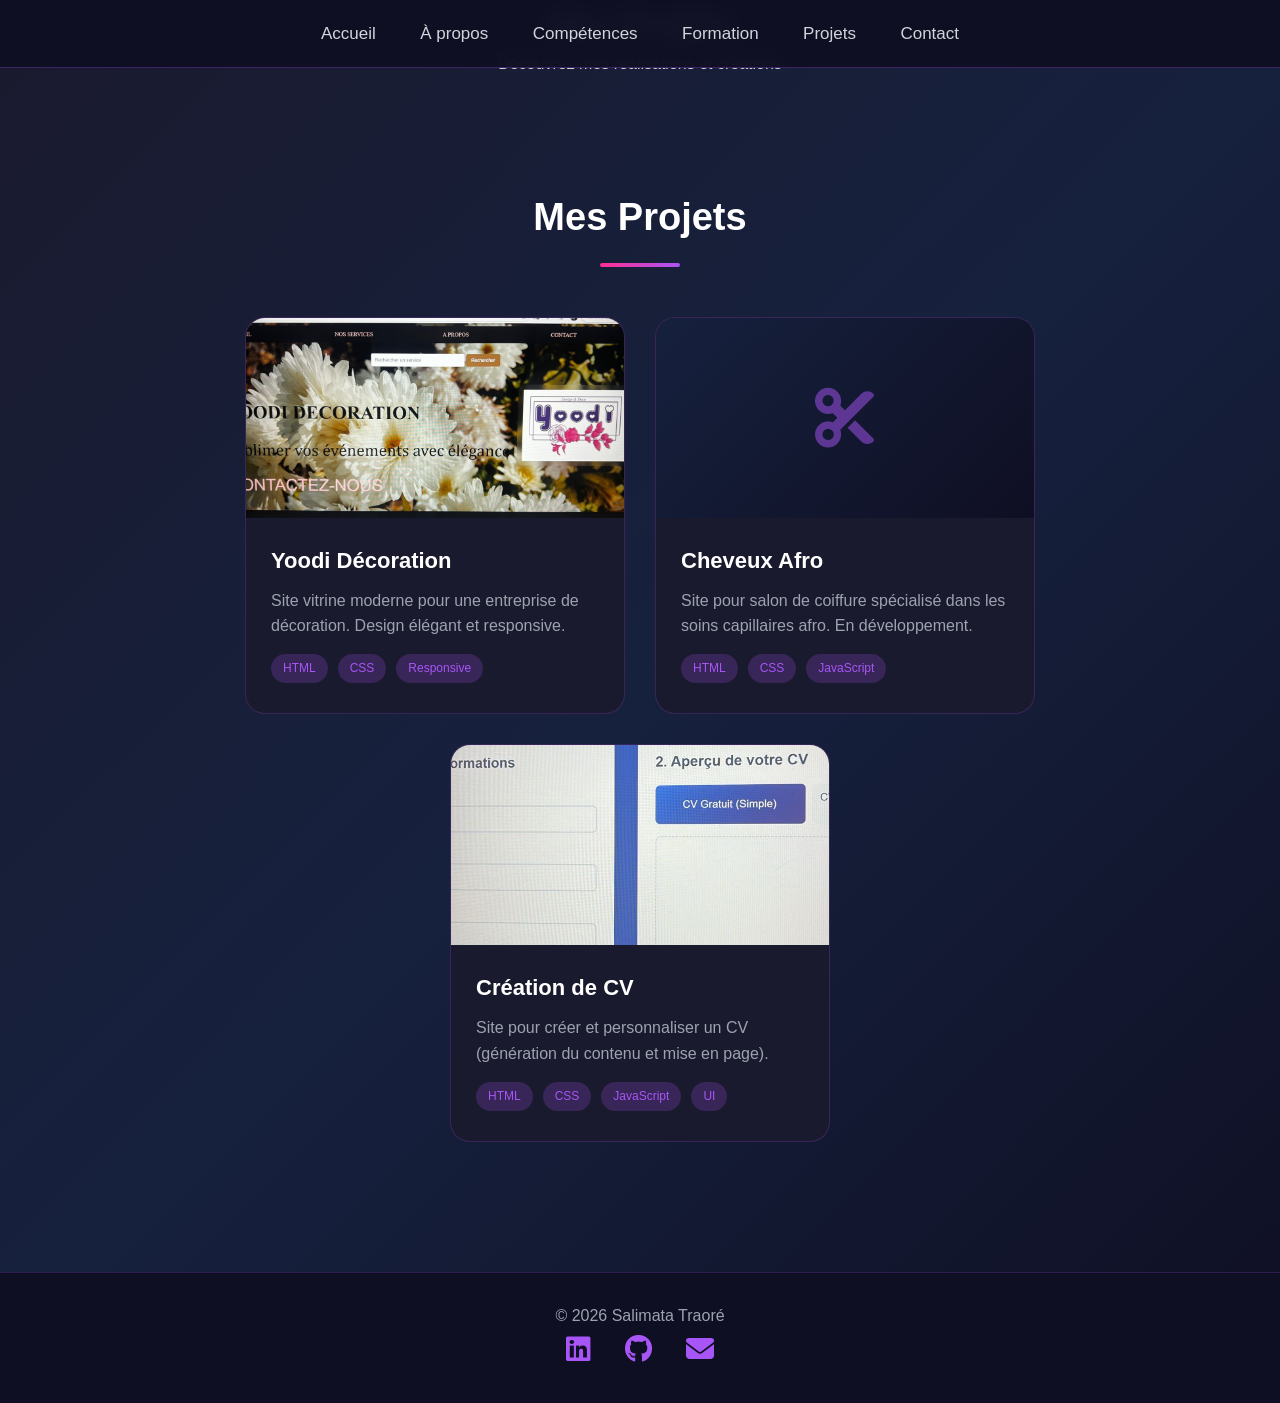
<file: projets.html>
<!DOCTYPE html>
<html lang="fr">
<head>
    <meta charset="UTF-8">
    <meta name="viewport" content="width=device-width, initial-scale=1.0">
    <title>Projets - Salimata</title>

    <!-- Icônes -->
    <link rel="stylesheet" href="https://cdnjs.cloudflare.com/ajax/libs/font-awesome/6.5.0/css/all.min.css">

    <!-- CSS -->
    <link rel="stylesheet" href="css/style3.css">
</head>
<body>

<!-- ===== NAVBAR ===== -->
<nav>
    <a href="index.html">Accueil</a>
    <a href="a propos.html">À propos</a>
    <a href="compétence.html">Compétences</a>
    <a href="formation.html">Formation</a>
    <a href="projets.html">Projets</a>
    <a href="contact.html">Contact</a>
</nav>

<!-- ===== HERO SECTION ===== -->
<header class="projets-hero">
    <div class="contenu-hero">
        <h1>Mes <span>Projets</span></h1>
        <p class="sous-titre">Découvrez mes réalisations et créations</p>
    </div>
</header>

<!-- ===== PROJETS SECTION ===== -->
<section class="projets-section">
    <h2 class="titre">Mes Projets</h2>
    
    <div class="conteneur-projets">

        <!-- Projet 1: Yoodi -->
        <div class="carte-projet">
            <div class="image-projet">
                <img src="IMAGE/WhatsApp Image 2026-03-04 at 23.47.04.jpeg" alt="Yoodi Décoration">
                <div class="overlay">
                    <a href="http://127.0.0.1:5502/accueil.html" class="bouton-projet"><i class="fa-solid fa-eye"></i> Voir</a>
                </div>
            </div>
            <div class="contenu-projet">
                <h3>Yoodi Décoration</h3>
                <p>Site vitrine moderne pour une entreprise de décoration. Design élégant et responsive.</p>
                <div class="tags">
                    <span>HTML</span>
                    <span>CSS</span>
                    <span>Responsive</span>
                </div>
            </div>
        </div>

        <!-- Projet 2: Cheveux Afro -->
        <div class="carte-projet">
            <div class="image-projet">
                <div class="placeholder-projet">
                    <i class="fa-solid fa-scissors"></i>
                </div>
                <div class="overlay">
                    <span class="bientot">Bientôt disponible</span>
                </div>
            </div>
            <div class="contenu-projet">
                <h3>Cheveux Afro</h3>
                <p>Site pour salon de coiffure spécialisé dans les soins capillaires afro. En développement.</p>
                <div class="tags">
                    <span>HTML</span>
                    <span>CSS</span>
                    <span>JavaScript</span>
                </div>
            </div>
        </div>

        <!-- Projet 3: Création de CV -->
        <div class="carte-projet">
            <div class="image-projet">
                <img src="IMAGE/cv.jpeg" alt="Création de CV">
                <div class="overlay">
                    <a href="http://127.0.0.1:5500/index.html" class="bouton-projet"><i class="fa-solid fa-eye"></i> Voir</a>
                </div>
            </div>
            <div class="contenu-projet">
                <h3>Création de CV</h3>
                <p>Site pour créer et personnaliser un CV (génération du contenu et mise en page).</p>
                <div class="tags">
                    <span>HTML</span>
                    <span>CSS</span>
                    <span>JavaScript</span>
                    <span>UI</span>
                </div>
            </div>
        </div>


    </div>
</section>

<!-- ===== FOOTER ===== -->
<footer>
    <p>© 2026 Salimata Traoré</p>
    <div class="reseaux">
        <a href="https://www.linkedin.com/in/salimata-traore-a081a13a5?utm_source=share_via&utm_content=profile&utm_medium=member_ios"><i class="fa-brands fa-linkedin"></i></a>
        <a href="https://github.com/leilatra"><i class="fa-brands fa-github"></i></a>
        <a href="s.traore.dev@gmail.com"><i class="fa-solid fa-envelope"></i></a>
    </div>
</footer>

</body>
</html>
</file>
<file: css/style.css>
*{
    margin:0;
    padding:0;
    box-sizing:border-box;
}

body{
    font-family: 'Segoe UI', sans-serif;
    background:linear-gradient(135deg, #1a1a2e 0%, #16213e 50%, #0f0f23 100%);
    color:#d1d5db;
    line-height:1.6;
    overflow-x:hidden;
}


/* ===== NAVBAR ===== */
nav{
    position:fixed;
    width:100%;
    top:0;
    background:rgba(15, 15, 35, 0.95);
    padding:20px;
    text-align:center;
    z-index:1000;
    backdrop-filter:blur(10px);
    border-bottom:1px solid rgba(168, 85, 247, 0.3);
}

nav a{
    color:#d1d5db;
    margin:0 20px;
    text-decoration:none;
    transition:0.3s;
    font-size:17px;
    font-weight:500;
}

nav a:hover{
    color:#a855f7;
    text-shadow:0 0 10px rgba(168, 85, 247, 0.5);
}

/* ===== HERO SECTION ===== */
.accueil{
    min-height:100vh;
    display:flex;
    justify-content:center;
    align-items:center;
    padding:120px 10% 80px;
    background:linear-gradient(180deg, rgba(26,26,46,0.8) 0%, transparent 100%);
}

/* Compense la navbar fixed sur mobile */
.accueil, section, footer{
    scroll-margin-top:110px;
}


.contenu-accueil{
    display:flex;
    align-items:center;
    justify-content:space-between;
    width:100%;
    gap:60px;
    max-width:1200px;
}

/* Partie texte */
.texte-accueil{
    flex:1;
    max-width:600px;
}

.salutation{
    font-size:20px;
    color:#a855f7;
    margin-bottom:10px;
    font-weight:500;
}

.nom{
    font-size:clamp(32px, 5vw, 60px);
    color:#fff;
    text-shadow:0 0 30px rgba(168, 85, 247, 0.4);
    margin-bottom:15px;
    line-height:1.2;
}


.nom span{
    background:linear-gradient(135deg, #ff2e93, #a855f7);
    -webkit-background-clip:text;
    -webkit-text-fill-color:transparent;
    background-clip:text;
}

.role{
    font-size:26px;
    color:#d1d5db;
    margin-bottom:20px;
}

.role .highlight{
    color:#ff2e93;
    font-weight:bold;
}

.description{
    font-size:18px;
    color:#9ca3af;
    margin-bottom:30px;
    line-height:1.8;
}

/* Boutons */
.boutons{
    display:flex;
    gap:20px;
    margin-bottom:30px;
}

.bouton{
    padding:15px 30px;
    border-radius:30px;
    text-decoration:none;
    font-weight:600;
    transition:0.3s;
    display:inline-flex;
    align-items:center;
    gap:10px;
}

.bouton.primaire{
    background:linear-gradient(135deg, #ff2e93, #a855f7);
    color:#fff;
    box-shadow:0 5px 20px rgba(255, 46, 147, 0.4);
}

.bouton.primaire:hover{
    transform:translateY(-3px);
    box-shadow:0 10px 30px rgba(255, 46, 147, 0.6);
}

.bouton.secondaire{
    background:transparent;
    color:#a855f7;
    border:2px solid #a855f7;
}

.bouton.secondaire:hover{
    background:#a855f7;
    color:#fff;
}

.bouton.texte{
    background:transparent;
    color:#a855f7;
    font-size:16px;
}

.bouton.texte:hover{
    color:#ff2e93;
    transform:translateX(5px);
}

/* Réseaux Hero */
.reseaux-hero{
    display:flex;
    gap:15px;
}

.reseaux-hero a{
    color:#9ca3af;
    font-size:24px;
    transition:0.3s;
}

.reseaux-hero a:hover{
    color:#a855f7;
    transform:translateY(-3px);
}

/* Photo stylée */
.photo-accueil{
    flex:1;
    display:flex;
    justify-content:center;
}

.photo-wrapper{
    position:relative;
}

.photo-wrapper::before{
    content:'';
    position:absolute;
    top:-10px;
    left:-10px;
    right:10px;
    bottom:10px;
    border:3px solid #a855f7;
    border-radius:30px;
    z-index:-1;
}

.photo-accueil img{
    width:350px;
    border-radius:30px;
    padding:8px;
    background:linear-gradient(135deg, #ff2e93, #a855f7);
    box-shadow:0 0 50px rgba(168, 85, 247, 0.4);
    transition:0.4s;
}

.photo-accueil img:hover{
    transform:scale(1.03);
    box-shadow:0 0 70px rgba(168, 85, 247, 0.6);
}

/* ===== SECTIONS COMMUNES ===== */
section{
    padding:80px 10%;
}

.titre{
    text-align:center;
    font-size:38px;
    margin-bottom:50px;
    color:#fff;
    position:relative;
}

.titre::after{
    content:'';
    display:block;
    width:80px;
    height:4px;
    background:linear-gradient(90deg, #ff2e93, #a855f7);
    margin:15px auto 0;
    border-radius:2px;
}

/* ===== À PROPOS RAPIDE ===== */
.a-propos-rapide{
    background:rgba(26, 26, 46, 0.5);
}

.conteneur-a-propos{
    display:flex;
    gap:30px;
    justify-content:center;
    flex-wrap:wrap;
    max-width:1000px;
    margin:0 auto;
}

.carte-apropos{
    background:linear-gradient(135deg, rgba(26, 26, 46, 0.8), rgba(15, 15, 35, 0.8));
    padding:35px;
    border-radius:20px;
    text-align:center;
    min-width:250px;
    border:1px solid rgba(168, 85, 247, 0.2);
    transition:0.3s;
}

.carte-apropos:hover{
    transform:translateY(-10px);
    border-color:#a855f7;
    box-shadow:0 15px 40px rgba(168, 85, 247, 0.3);
}

.carte-apropos i{
    font-size:40px;
    color:#a855f7;
    margin-bottom:15px;
}

.carte-apropos h3{
    color:#fff;
    font-size:20px;
    margin-bottom:10px;
}

.carte-apropos p{
    color:#9ca3af;
    font-size:15px;
}

.lien-apropos{
    text-align:center;
    margin-top:40px;
}

/* ===== COMPÉTENCES ===== */
.conteneur-competences{
    display:flex;
    gap:40px;
    flex-wrap:wrap;
    justify-content:center;
    max-width:900px;
    margin:0 auto;
}

.bloc{
    min-width:280px;
    background:rgba(26, 26, 46, 0.6);
    padding:30px;
    border-radius:20px;
    border:1px solid rgba(168, 85, 247, 0.2);
    transition:0.3s;
}

.bloc:hover{
    transform:translateY(-8px);
    border-color:#a855f7;
}

.bloc h3{
    color:#fff;
    font-size:22px;
    margin-bottom:20px;
    display:flex;
    align-items:center;
    gap:10px;
}

.bloc h3 i{
    color:#a855f7;
}

.carte{
    background:linear-gradient(135deg, #ff2e93, #a855f7);
    padding:15px 20px;
    border-radius:12px;
    margin:12px 0;
    display:flex;
    align-items:center;
    gap:12px;
    transition:0.3s;
    color:#fff;
    font-weight:500;
}

.carte:hover{
    transform:translateX(8px);
    box-shadow:0 8px 25px rgba(255, 46, 147, 0.4);
}

.carte i{
    font-size:20px;
}

/* ===== PROJETS ===== */
.conteneur-projets{
    display:flex;
    gap:30px;
    flex-wrap:wrap;
    justify-content:center;
    max-width:1000px;
    margin:0 auto;
}

.carte-projet{
    background:#1a1a2e;
    border-radius:20px;
    overflow:hidden;
    width:380px;
    transition:0.4s;
    border:1px solid rgba(168, 85, 247, 0.2);
}

.carte-projet:hover{
    transform:translateY(-12px);
    box-shadow:0 20px 50px rgba(168, 85, 247, 0.3);
    border-color:#a855f7;
}

.image-projet{
    height:200px;
    overflow:hidden;
    position:relative;
}

.image-projet img{
    width:100%;
    height:100%;
    object-fit:cover;
    transition:0.4s;
}

.carte-projet:hover .image-projet img{
    transform:scale(1.1);
}

.placeholder-projet{
    width:100%;
    height:100%;
    background:linear-gradient(135deg, #16213e, #0f0f23);
    display:flex;
    justify-content:center;
    align-items:center;
}

.placeholder-projet i{
    font-size:60px;
    color:#a855f7;
    opacity:0.5;
}

.contenu-projet{
    padding:25px;
}

.contenu-projet h3{
    color:#fff;
    font-size:22px;
    margin-bottom:10px;
}

.contenu-projet p{
    color:#9ca3af;
    margin-bottom:15px;
}

.tags{
    display:flex;
    gap:10px;
    margin-bottom:15px;
}

.tags span{
    background:rgba(168, 85, 247, 0.2);
    color:#a855f7;
    padding:5px 12px;
    border-radius:20px;
    font-size:12px;
    font-weight:500;
}

.lien-projet{
    color:#ff2e93;
    text-decoration:none;
    font-weight:500;
    display:inline-flex;
    align-items:center;
    gap:8px;
    transition:0.3s;
}

.lien-projet:hover{
    color:#a855f7;
    transform:translateX(5px);
}

/* ===== FOOTER ===== */
footer{
    background:#0f0f23;
    color:#9ca3af;
    text-align:center;
    padding:30px;
    margin-top:50px;
    border-top:1px solid rgba(168, 85, 247, 0.2);
}

.reseaux a{
    color:#a855f7;
    margin:0 15px;
    font-size:28px;
    transition:0.3s;
    display:inline-block;
}

.reseaux a:hover{
    color:#ff2e93;
    transform:scale(1.2);
}

/* Responsive */
@media (max-width: 900px){
    nav{
        padding:16px 12px;
    }

    nav a{
        margin:0 12px;
        font-size:16px;
    }

    .conteneu-accueil{
        flex-direction:column-reverse;
        text-align:center;
    }

    
    .texte-accueil{
        text-align:center;
    }
    
    .boutons{
        justify-content:center;
    }
    
    .reseaux-hero{
        justify-content:center;
    }
    
    .nom{
        font-size:42px;
    }
    
    .photo-accueil img{
        width:280px;
    }
}

@media (max-width: 600px){
    nav{
        padding:14px 10px;
    }

    nav a{
        margin:0 8px;
        font-size:15px;
    }

    .accueil{
        padding:100px 5% 50px;
    }

    .reseaux-hero{
        gap:10px;
    }

    .reseaux-hero a{
        font-size:20px;
    }



    
    .contenu-accueil{
        gap:30px;
    }

    /* Remettre à jour sur mobile (nom est déjà en clamp) */
    .nom{
        font-size:clamp(28px, 7vw, 32px);
    }

    
    .role{
        font-size:20px;
    }
    
    .boutons{
        flex-direction:column;
    }
    
    .carte-projet{
        width:100%;
    }
    
    section{
        padding:50px 5%;
    }
}
</file>
<file: css/style1.css>
*{
    margin:0;
    padding:0;
    box-sizing:border-box;
}

body{
    font-family: 'Segoe UI', sans-serif;
    background:linear-gradient(135deg, #1a1a2e 0%, #16213e 50%, #0f0f23 100%);
    color:#d1d5db;
    line-height:1.6;
    overflow-x:hidden;
}


/* ===== NAVBAR ===== */
nav{
    position:fixed;
    width:100%;
    top:0;
    background:rgba(15, 15, 35, 0.95);
    padding:20px;
    text-align:center;
    z-index:1000;
    backdrop-filter:blur(10px);
    border-bottom:1px solid rgba(168, 85, 247, 0.3);
}

nav a{
    color:#d1d5db;
    margin:0 20px;
    text-decoration:none;
    transition:0.3s;
    font-size:17px;
    font-weight:500;
}

nav a:hover{
    color:#a855f7;
    text-shadow:0 0 10px rgba(168, 85, 247, 0.5);
}

/* ===== HERO SECTION ===== */
.a-propos-hero{
    height:60vh;
    scroll-margin-top:110px;

    display:flex;
    justify-content:center;
    align-items:center;
    padding:0 10%;
    background:linear-gradient(to bottom, rgba(15,15,35,0.9), rgba(26,26,46,0.8));
    margin-top:60px;
}




.contenu-hero{
    display:flex;
    align-items:center;
    gap:50px;
    text-align:center;
}

.photo-profil img{
    width:220px;
    height:220px;
    border-radius:50%;
    padding:6px;
    background:linear-gradient(135deg, #ff2e93, #a855f7);
    box-shadow:0 0 40px rgba(168, 85, 247, 0.5);
    transition:0.4s;
}

.photo-profil img:hover{
    transform:scale(1.08);
    box-shadow:0 0 60px rgba(168, 85, 247, 0.7);
}

.texte-hero h1{
    font-size:48px;
    color:#fff;
    text-shadow:0 0 20px rgba(168, 85, 247, 0.4);
    margin-bottom:10px;
}

.texte-hero h1 span{
    background:linear-gradient(135deg, #ff2e93, #a855f7);
    -webkit-background-clip:text;
    -webkit-text-fill-color:transparent;
    background-clip:text;
}

.texte-hero .sous-titre{
    font-size:20px;
    color:#9ca3af;
    margin-bottom:15px;
}

.citation{
    font-style:italic;
    color:#a855f7;
    font-size:16px;
    margin-top:10px;
}

.citation i{
    margin:0 8px;
    opacity:0.7;
}

/* ===== SECTIONS ===== */
section{
    padding:80px 10%;
}

.titre{
    text-align:center;
    font-size:38px;
    margin-bottom:50px;
    color:#fff;
    position:relative;
}

.titre::after{
    content:'';
    display:block;
    width:80px;
    height:4px;
    background:linear-gradient(90deg, #ff2e93, #a855f7);
    margin:15px auto 0;
    border-radius:2px;
}

/* Presentation Section */
.conteneur-presentation{
    max-width:800px;
    margin:0 auto;
}

.carte-presentation{
    background:rgba(26, 26, 46, 0.8);
    padding:40px;
    border-radius:20px;
    border-left:4px solid #ff2e93;
}

.carte-presentation p{
    margin:18px 0;
    line-height:1.9;
    font-size:18px;
    color:#d1d5db;
}

.carte-presentation strong{
    color:#a855f7;
    font-weight:600;
}

/* Formation Section */
.conteneur-formations{
    display:flex;
    gap:30px;
    justify-content:center;
    flex-wrap:wrap;
}

.carte-formation{
    background:linear-gradient(135deg, rgba(26, 26, 46, 0.8), rgba(15, 15, 35, 0.8));
    padding:30px;
    border-radius:15px;
    display:flex;
    align-items:center;
    gap:20px;
    min-width:320px;
    transition:0.3s;
    border:1px solid rgba(168, 85, 247, 0.2);
}

.carte-formation:hover{
    transform:translateY(-10px);
    box-shadow:0 15px 40px rgba(168, 85, 247, 0.3);
    border-color:#a855f7;
}

.icon-formation{
    width:65px;
    height:65px;
    background:linear-gradient(135deg, #ff2e93, #a855f7);
    border-radius:15px;
    display:flex;
    justify-content:center;
    align-items:center;
    font-size:28px;
    color:white;
}

.info-formation h3{
    color:#fff;
    font-size:20px;
    margin-bottom:5px;
}

.info-formation .lieu{
    color:#9ca3af;
    font-size:15px;
}

.info-formation .statut{
    color:#a855f7;
    font-size:14px;
    margin-top:5px;
    font-weight:bold;
}

/* Qualites Section */
.conteneur-qualites{
    display:grid;
    grid-template-columns:repeat(auto-fit, minmax(250px, 1fr));
    gap:25px;
    max-width:1100px;
    margin:0 auto;
}

.carte-qualite{
    background:rgba(26, 26, 46, 0.8);
    padding:35px;
    border-radius:15px;
    text-align:center;
    transition:0.3s;
    border:1px solid rgba(168, 85, 247, 0.2);
}

.carte-qualite:hover{
    transform:translateY(-12px);
    border-color:#ff2e93;
    box-shadow:0 15px 40px rgba(255, 46, 147, 0.2);
}

.carte-qualite i{
    font-size:45px;
    color:#a855f7;
    margin-bottom:18px;
}

.carte-qualite h3{
    color:#fff;
    font-size:22px;
    margin-bottom:12px;
}

.carte-qualite p{
    color:#9ca3af;
    font-size:15px;
}

/* Loisirs Section */
.conteneur-loisirs{
    display:flex;
    gap:25px;
    justify-content:center;
    flex-wrap:wrap;
    max-width:900px;
    margin:0 auto;
}

.carte-loisir{
    background:linear-gradient(135deg, rgba(26, 26, 46, 0.8), rgba(15, 15, 35, 0.8));
    padding:30px 40px;
    border-radius:15px;
    display:flex;
    flex-direction:column;
    align-items:center;
    gap:18px;
    transition:0.3s;
    min-width:160px;
    border:1px solid rgba(168, 85, 247, 0.2);
}

.carte-loisir:hover{
    transform:translateY(-10px) scale(1.05);
    box-shadow:0 15px 40px rgba(168, 85, 247, 0.4);
    background:linear-gradient(135deg, #ff2e93, #a855f7);
    border-color:#ff2e93;
}

.carte-loisir i{
    font-size:40px;
    color:#ff2e93;
    transition:0.3s;
}

.carte-loisir:hover i{
    color:white;
}

.carte-loisir span{
    color:#d1d5db;
    font-size:16px;
    font-weight:500;
    transition:0.3s;
}

.carte-loisir:hover span{
    color:white;
}

/* ===== FOOTER ===== */
footer{
    background:#0f0f23;
    color:#9ca3af;
    text-align:center;
    padding:30px;
    margin-top:50px;
    border-top:1px solid rgba(168, 85, 247, 0.2);
}

.reseaux a{
    color:#a855f7;
    margin:0 15px;
    font-size:28px;
    transition:0.3s;
    display:inline-block;
}

.reseaux a:hover{
    color:#ff2e93;
    transform:scale(1.2);
}

/* Responsive */
@media (max-width: 480px){
    nav{
        padding:14px 10px;
    }

    nav a{
        margin:0 8px;
        font-size:15px;
    }

    .a-propos-hero{
        height:auto;
        padding:120px 5% 60px;
    }

    .conteneu-hero{
        flex-direction:column;
    }

    .texte-hero h1{
        font-size:32px;
    }

    .photo-profil img{
        width:180px;
        height:180px;
    }

    .carte-formation{
        min-width:100%;
    }

    .conteneur-loisirs{
        gap:15px;
    }

    .carte-loisir{
        padding:25px 30px;
        min-width:140px;
    }

    section{
        padding:50px 5%;
    }
}
</file>
<file: css/style2.css>
*{
    margin:0;
    padding:0;
    box-sizing:border-box;
}

body{
    font-family: 'Segoe UI', sans-serif;
    background:linear-gradient(135deg, #1a1a2e 0%, #16213e 50%, #0f0f23 100%);
    color:#d1d5db;
    line-height:1.6;
    overflow-x:hidden;
}



/* ===== NAVBAR ===== */
nav{
    position:fixed;
    width:100%;
    top:0;
    background:rgba(15, 15, 35, 0.95);
    padding:20px;
    text-align:center;
    z-index:1000;
    backdrop-filter:blur(10px);
    border-bottom:1px solid rgba(168, 85, 247, 0.3);
}

nav a{
    color:#d1d5db;
    margin:0 20px;
    text-decoration:none;
    transition:0.3s;
    font-size:17px;
    font-weight:500;
}

nav a:hover{
    color:#a855f7;
    text-shadow:0 0 10px rgba(168, 85, 247, 0.5);
}

/* ===== HERO SECTION ===== */
.competences-hero{
    height:50vh;
    scroll-margin-top:110px;
    display:flex;

    justify-content:center;
    align-items:center;
    padding:0 10%;
    background:linear-gradient(to bottom, rgba(15,15,35,0.9), rgba(26,26,46,0.8));
    margin-top:60px;
}

.contenu-hero{
    text-align:center;
}

.competences-hero h1{
    font-size:50px;
    color:#fff;
    text-shadow:0 0 20px rgba(168, 85, 247, 0.5);
    margin-bottom:15px;
}

.competences-hero h1 span{
    background:linear-gradient(135deg, #ff2e93, #a855f7);
    -webkit-background-clip:text;
    -webkit-text-fill-color:transparent;
    background-clip:text;
}

.competences-hero .sous-titre{
    font-size:20px;
    color:#9ca3af;
}

/* ===== SECTIONS ===== */
section{
    padding:80px 10%;
}

.titre{
    text-align:center;
    font-size:38px;
    margin-bottom:50px;
    color:#fff;
    position:relative;
}

.titre::after{
    content:'';
    display:block;
    width:80px;
    height:4px;
    background:linear-gradient(90deg, #ff2e93, #a855f7);
    margin:15px auto 0;
    border-radius:2px;
}

/* ===== COMPÉTENCES TECHNIQUES ===== */
.conteneur-techniques{
    display:flex;
    gap:30px;
    justify-content:center;
    flex-wrap:wrap;
    max-width:1200px;
    margin:0 auto;
}

.bloc-competences{
    background:rgba(26, 26, 46, 0.8);
    padding:30px;
    border-radius:20px;
    min-width:300px;
    max-width:380px;
    border:1px solid rgba(168, 85, 247, 0.2);
    transition:0.3s;
}

.bloc-competences:hover{
    transform:translateY(-10px);
    border-color:#a855f7;
    box-shadow:0 15px 40px rgba(168, 85, 247, 0.2);
}

.titre-bloc{
    color:#fff;
    font-size:22px;
    margin-bottom:25px;
    display:flex;
    align-items:center;
    gap:12px;
}

.titre-bloc i{
    color:#a855f7;
}

/* Carte Compétence */
.carte.competence{
    background:rgba(15, 15, 35, 0.6);
    padding:18px;
    border-radius:12px;
    margin:15px 0;
    display:flex;
    align-items:center;
    gap:15px;
    transition:0.3s;
    border:1px solid rgba(168, 85, 247, 0.1);
}

.carte.competence:hover{
    transform:translateX(8px);
    background:rgba(15, 15, 35, 0.9);
    border-color:#a855f7;
}

.icon-comp{
    width:48px;
    height:48px;
    background:linear-gradient(135deg, #ff2e93, #a855f7);
    border-radius:12px;
    display:flex;
    justify-content:center;
    align-items:center;
    font-size:22px;
    color:white;
}

.info-comp{
    flex:1;
}

.info-comp h4{
    color:#fff;
    font-size:16px;
    margin-bottom:10px;
}

.barre-progression{
    height:8px;
    background:rgba(255,255,255,0.1);
    border-radius:4px;
    overflow:hidden;
    margin-bottom:6px;
}

.progress{
    height:100%;
    background:linear-gradient(90deg, #ff2e93, #a855f7);
    border-radius:4px;
    transition:width 1s ease-in-out;
}

.niveau{
    font-size:12px;
    color:#a855f7;
    font-weight:bold;
}

/* ===== OUTILS QUOTIDIENS ===== */
.outils{
    background:rgba(26, 26, 46, 0.5);
}

.conteneur-outils{
    display:flex;
    gap:25px;
    justify-content:center;
    flex-wrap:wrap;
    max-width:900px;
    margin:0 auto;
}

.carte-outil{
    background:linear-gradient(135deg, rgba(26, 26, 46, 0.8), rgba(15, 15, 35, 0.8));
    padding:28px 38px;
    border-radius:15px;
    display:flex;
    flex-direction:column;
    align-items:center;
    gap:15px;
    transition:0.3s;
    border:1px solid rgba(168, 85, 247, 0.2);
    min-width:140px;
}

.carte-outil:hover{
    transform:translateY(-12px) scale(1.05);
    border-color:#ff2e93;
    box-shadow:0 15px 40px rgba(255, 46, 147, 0.3);
}

.carte-outil i{
    font-size:42px;
    color:#a855f7;
    transition:0.3s;
}

.carte-outil:hover i{
    color:#ff2e93;
}

.carte-outil span{
    color:#d1d5db;
    font-size:14px;
    font-weight:500;
}

/* ===== FOOTER ===== */
footer{
    background:#0f0f23;
    color:#9ca3af;
    text-align:center;
    padding:30px;
    margin-top:50px;
    border-top:1px solid rgba(168, 85, 247, 0.2);
}

.reseaux a{
    color:#a855f7;
    margin:0 15px;
    font-size:28px;
    transition:0.3s;
    display:inline-block;
}

.reseaux a:hover{
    color:#ff2e93;
    transform:scale(1.2);
}

/* Responsive */
@media (max-width: 768px){
    nav{
        padding:16px 12px;
    }

    nav a{
        margin:0 12px;
        font-size:16px;
    }

    .competences-hero h1{
        font-size:clamp(28px, 6vw, 35px);
    }


    .conteneur-techniques{
        flex-direction:column;
        align-items:center;
    }

    
    .bloc-competences{
        width:100%;
        max-width:100%;
    }
    
    .conteneur-outils{
        gap:15px;
    }
    
    .carte-outil{
        padding:22px 28px;
        min-width:120px;
    }
    
section{
        padding:50px 5%;
    }

}

@media (max-width: 480px){
    nav{
        padding:14px 10px;
    }

    nav a{
        margin:0 8px;
        font-size:15px;
    }

    .competences-hero{
        padding:0 5%;
    }

    .competences-hero h1{
        font-size:32px;
    }
}
</file>
<file: css/style4.css>
*{
    margin:0;
    padding:0;
    box-sizing:border-box;
}

body{
    font-family: 'Segoe UI', sans-serif;
    background:linear-gradient(135deg, #1a1a2e 0%, #16213e 50%, #0f0f23 100%);
    color:#d1d5db;
    line-height:1.6;
    overflow-x:hidden;
}


/* ===== NAVBAR ===== */
nav{
    position:fixed;
    width:100%;
    top:0;
    background:rgba(15, 15, 35, 0.95);
    padding:20px;
    text-align:center;
    z-index:1000;
    backdrop-filter:blur(10px);
    border-bottom:1px solid rgba(168, 85, 247, 0.3);
}

nav a{
    color:#d1d5db;
    margin:0 20px;
    text-decoration:none;
    transition:0.3s;
    font-size:17px;
    font-weight:500;
}

nav a:hover{
    color:#a855f7;
    text-shadow:0 0 10px rgba(168, 85, 247, 0.5);
}

/* ===== HERO SECTION ===== */
.contact-hero{
    height:50vh;
    scroll-margin-top:110px;

    display:flex;
    justify-content:center;
    align-items:center;
    padding:0 10%;
    background:linear-gradient(to bottom, rgba(15,15,35,0.9), rgba(26,26,46,0.8));
    margin-top:60px;
}

.contenu-hero{
    text-align:center;
}

.contact-hero h1{
    font-size:50px;
    color:#fff;
    text-shadow:0 0 20px rgba(168, 85, 247, 0.5);
    margin-bottom:15px;
}

.contact-hero h1 span{
    background:linear-gradient(135deg, #ff2e93, #a855f7);
    -webkit-background-clip:text;
    -webkit-text-fill-color:transparent;
    background-clip:text;
}

.contact-hero .sous-titre{
    font-size:20px;
    color:#9ca3af;
}

/* ===== CONTACT SECTION ===== */
.contact-section{
    padding:80px 10%;
}

.conteneur-contact{
    display:flex;
    gap:50px;
    max-width:1100px;
    margin:0 auto;
}

/* Informations */
.informations{
    flex:1;
    min-width:300px;
}

.titre-section{
    color:#fff;
    font-size:28px;
    margin-bottom:20px;
    position:relative;
}

.titre-section::after{
    content:'';
    display:block;
    width:60px;
    height:3px;
    background:linear-gradient(90deg, #ff2e93, #a855f7);
    margin-top:10px;
    border-radius:2px;
}

.description{
    color:#9ca3af;
    margin-bottom:30px;
    font-size:16px;
}

.liste-contact{
    display:flex;
    flex-direction:column;
    gap:20px;
    margin-bottom:35px;
}

.item-contact{
    display:flex;
    align-items:center;
    gap:20px;
    padding:20px;
    background:rgba(26, 26, 46, 0.6);
    border-radius:15px;
    transition:0.3s;
    border:1px solid rgba(168, 85, 247, 0.2);
}

.item-contact:hover{
    transform:translateX(8px);
    border-color:#a855f7;
    box-shadow:0 5px 20px rgba(168, 85, 247, 0.2);
}

.item-contact .icon{
    width:50px;
    height:50px;
    background:linear-gradient(135deg, #ff2e93, #a855f7);
    border-radius:12px;
    display:flex;
    justify-content:center;
    align-items:center;
    font-size:22px;
    color:#fff;
}

.item-contact .details h4{
    color:#fff;
    font-size:16px;
    margin-bottom:3px;
}

.item-contact .details p{
    color:#9ca3af;
    font-size:14px;
}

/* Réseaux sociaux */
.reseaux-sociaux h3{
    color:#fff;
    font-size:20px;
    margin-bottom:15px;
}

.icons-reseaux{
    display:flex;
    gap:15px;
}

.icons-reseaux .reseau{
    width:50px;
    height:50px;
    background:rgba(26, 26, 46, 0.6);
    border-radius:12px;
    display:flex;
    justify-content:center;
    align-items:center;
    color:#a855f7;
    font-size:22px;
    transition:0.3s;
    border:1px solid rgba(168, 85, 247, 0.2);
}

.icons-reseaux .reseau:hover{
    background:linear-gradient(135deg, #ff2e93, #a855f7);
    color:#fff;
    transform:translateY(-5px);
    border-color:#ff2e93;
}

/* Formulaire */
.formulaire{
    flex:1;
    min-width:300px;
    background:rgba(26, 26, 46, 0.6);
    padding:35px;
    border-radius:20px;
    border:1px solid rgba(168, 85, 247, 0.2);
}

.formulaire .titre-section{
    margin-bottom:30px;
}

.champ{
    margin-bottom:20px;
}

.champ label{
    display:block;
    color:#fff;
    font-size:15px;
    margin-bottom:8px;
    font-weight:500;
}

.champ input,
.champ textarea{
    width:100%;
    padding:15px;
    background:rgba(15, 15, 35, 0.8);
    border:1px solid rgba(168, 85, 247, 0.3);
    border-radius:10px;
    color:#d1d5db;
    font-size:15px;
    font-family:inherit;
    transition:0.3s;
}

.champ input:focus,
.champ textarea:focus{
    outline:none;
    border-color:#a855f7;
    box-shadow:0 0 15px rgba(168, 85, 247, 0.3);
}

.champ input::placeholder,
.champ textarea::placeholder{
    color:#6b7280;
}

.bouton-envoyer{
    width:100%;
    padding:16px;
    background:linear-gradient(135deg, #ff2e93, #a855f7);
    color:#fff;
    border:none;
    border-radius:10px;
    font-size:17px;
    font-weight:600;
    cursor:pointer;
    transition:0.3s;
    display:flex;
    justify-content:center;
    align-items:center;
    gap:10px;
}

.bouton-envoyer:hover{
    transform:translateY(-3px);
    box-shadow:0 10px 30px rgba(255, 46, 147, 0.4);
}

/* ===== FOOTER ===== */
footer{
    background:#0f0f23;
    color:#9ca3af;
    text-align:center;
    padding:30px;
    margin-top:50px;
    border-top:1px solid rgba(168, 85, 247, 0.2);
}

.reseaux a{
    color:#a855f7;
    margin:0 15px;
    font-size:28px;
    transition:0.3s;
    display:inline-block;
}

.reseaux a:hover{
    color:#ff2e93;
    transform:scale(1.2);
}

/* Responsive */
@media (max-width: 850px){
    nav{
        padding:16px 12px;
    }

    nav a{
        margin:0 12px;
        font-size:16px;
    }

    .conteneur-contact{
        flex-direction:column;
    }

    .contact-hero h1{
        font-size:38px;
    }
    
    section{
        padding:50px 5%;
    }
}

@media (max-width: 480px){
    nav{
        padding:14px 10px;
    }

    nav a{
        margin:0 8px;
        font-size:15px;
    }

    .contact-hero{
        height:auto;
        padding:0 5%;
    }

    .contact-hero h1{
        font-size:32px;
    }
}
</file>
<file: css/style5.css>
*{
    margin:0;
    padding:0;
    box-sizing:border-box;
}

body{
    font-family: 'Segoe UI', sans-serif;
    background:linear-gradient(135deg, #1a1a2e 0%, #16213e 50%, #0f0f23 100%);
    color:#d1d5db;
    line-height:1.6;
    overflow-x:hidden;
}


/* ===== NAVBAR ===== */
nav{
    position:fixed;
    width:100%;
    top:0;
    background:rgba(15, 15, 35, 0.95);
    padding:20px;
    text-align:center;
    z-index:1000;
    backdrop-filter:blur(10px);
    border-bottom:1px solid rgba(168, 85, 247, 0.3);
}

nav a{
    color:#d1d5db;
    margin:0 20px;
    text-decoration:none;
    transition:0.3s;
    font-size:17px;
    font-weight:500;
}

nav a:hover{
    color:#a855f7;
    text-shadow:0 0 10px rgba(168, 85, 247, 0.5);
}

/* ===== HERO SECTION ===== */
.accueil{
    min-height:50vh;
    scroll-margin-top:110px;

    display:flex;
    justify-content:center;
    align-items:center;
    padding:120px 10% 60px;
    background:linear-gradient(180deg, rgba(26,26,46,0.8) 0%, transparent 100%);
}

.contenu-accueil{
    text-align:center;
    max-width:600px;
}

.nom{
    font-size:clamp(36px, 5vw, 52px);

    color:#fff;
    text-shadow:0 0 30px rgba(168, 85, 247, 0.4);
    margin-bottom:15px;
}

.nom span{
    background:linear-gradient(135deg, #ff2e93, #a855f7);
    -webkit-background-clip:text;
    -webkit-text-fill-color:transparent;
    background-clip:text;
}

.role{
    font-size:22px;
    color:#9ca3af;
}

/* ===== SECTIONS ===== */
section{
    padding:60px 10%;
}

.titre{
    text-align:center;
    font-size:38px;
    margin-bottom:50px;
    color:#fff;
    position:relative;
}

.titre::after{
    content:'';
    display:block;
    width:80px;
    height:4px;
    background:linear-gradient(90deg, #ff2e93, #a855f7);
    margin:15px auto 0;
    border-radius:2px;
}

/* ===== FORMATION CARDS ===== */
.conteneur-formations{
    display:flex;
    gap:30px;
    justify-content:center;
    flex-wrap:wrap;
    max-width:900px;
    margin:0 auto;
}

.carte-formation{
    background:linear-gradient(135deg, rgba(26, 26, 46, 0.9), rgba(15, 15, 35, 0.9));
    padding:35px;
    border-radius:20px;
    display:flex;
    align-items:flex-start;
    gap:25px;
    min-width:350px;
    transition:0.3s;
    border:1px solid rgba(168, 85, 247, 0.2);
}

.carte-formation:hover{
    transform:translateY(-10px);
    box-shadow:0 20px 50px rgba(168, 85, 247, 0.3);
    border-color:#a855f7;
}

.icon-formation{
    width:65px;
    height:65px;
    background:linear-gradient(135deg, #ff2e93, #a855f7);
    border-radius:15px;
    display:flex;
    justify-content:center;
    align-items:center;
    font-size:28px;
    color:#fff;
    flex-shrink:0;
}

.info-formation h3{
    color:#fff;
    font-size:20px;
    margin-bottom:8px;
    line-height:1.4;
}

.info-formation .lieu{
    color:#a855f7;
    font-size:15px;
    margin-bottom:5px;
}

.info-formation .statut{
    color:#ff2e93;
    font-size:14px;
    font-weight:bold;
    margin-bottom:10px;
}

/* ===== FOOTER ===== */
footer{
    background:#0f0f23;
    color:#9ca3af;
    text-align:center;
    padding:30px;
    margin-top:50px;
    border-top:1px solid rgba(168, 85, 247, 0.2);
}

.reseaux a{
    color:#a855f7;
    margin:0 15px;
    font-size:28px;
    transition:0.3s;
    display:inline-block;
}

.reseaux a:hover{
    color:#ff2e93;
    transform:scale(1.2);
}

/* Responsive */
@media (max-width: 768px){
    nav{
        padding:16px 12px;
    }

    nav a{
        margin:0 12px;
        font-size:16px;
    }

    .accueil{
        padding:120px 5% 50px;
    }

    
    .nom{
        font-size:clamp(30px, 7vw, 36px);
    }

    
    .carte-formation{
        min-width:100%;
    }
    
    section{
        padding:40px 5%;
    }
}
</file>
<file: css/style3.css>
*{
    margin:0;
    padding:0;
    box-sizing:border-box;
}

body{
    font-family: 'Segoe UI', sans-serif;
    background:linear-gradient(135deg, #1a1a2e 0%, #16213e 50%, #0f0f23 100%);
    color:#d1d5db;
    line-height:1.6;
    overflow-x:hidden;
}


/* ===== NAVBAR ===== */
nav{
    position:fixed;
    width:100%;
    top:0;
    background:rgba(15, 15, 35, 0.95);
    padding:20px;
    text-align:center;
    z-index:1000;
    backdrop-filter:blur(10px);
    border-bottom:1px solid rgba(168, 85, 247, 0.3);
}

nav a{
    color:#d1d5db;
    margin:0 20px;
    text-decoration:none;
    transition:0.3s;
    font-size:17px;
    font-weight:500;
}

nav a:hover{
    color:#a855f7;
    text-shadow:0 0 10px rgba(168, 85, 247, 0.5);
}

/* ===== HERO SECTION ===== */
.formation-hero{
    height:60vh;
    scroll-margin-top:110px;

    display:flex;
    justify-content:center;
    align-items:center;
    padding:0 10%;
    background:linear-gradient(to bottom, rgba(15,15,35,0.9), rgba(26,26,46,0.8));
    margin-top:60px;
    position:relative;
    overflow:hidden;
}

.formation-hero::before{
    content:'';
    position:absolute;
    width:300px;
    height:300px;
    background:radial-gradient(circle, rgba(168,85,247,0.2) 0%, transparent 70%);
    top:-100px;
    right:-100px;
    animation:pulse 4s ease-in-out infinite;
}

.formation-hero::after{
    content:'';
    position:absolute;
    width:200px;
    height:200px;
    background:radial-gradient(circle, rgba(255,46,147,0.15) 0%, transparent 70%);
    bottom:-50px;
    left:-50px;
    animation:pulse 4s ease-in-out infinite 2s;
}

@keyframes pulse{
    0%, 100%{transform:scale(1);opacity:0.5;}
    50%{transform:scale(1.2);opacity:0.8;}
}

.contenu-hero{
    text-align:center;
    position:relative;
    z-index:1;
}

.formation-hero h1{
    font-size:clamp(36px, 5vw, 52px);
    color:#fff;
    text-shadow:0 0 30px rgba(168, 85, 247, 0.5);
    margin-bottom:15px;
}

.formation-hero h1 span{
    background:linear-gradient(135deg, #ff2e93, #a855f7);
    -webkit-background-clip:text;
    -webkit-text-fill-color:transparent;
    background-clip:text;
}

.formation-hero .sous-titre{
    font-size:20px;
    color:#9ca3af;
}

/* ===== SECTIONS ===== */
section{
    padding:80px 10%;
    position:relative;
}

.titre{
    text-align:center;
    font-size:38px;
    margin-bottom:50px;
    color:#fff;
    position:relative;
}

.titre::after{
    content:'';
    display:block;
    width:80px;
    height:4px;
    background:linear-gradient(90deg, #ff2e93, #a855f7);
    margin:15px auto 0;
    border-radius:2px;
}

/* ===== TIMELINE FORMATION ===== */
.timeline{
    position:relative;
    max-width:900px;
    margin:0 auto;
}

.timeline::before{
    content:'';
    position:absolute;
    left:50%;
    transform:translateX(-50%);
    width:4px;
    height:100%;
    background:linear-gradient(180deg, #ff2e93, #a855f7, #ff2e93);
    border-radius:2px;
}

.timeline-item{
    display:flex;
    justify-content:flex-end;
    padding-right:calc(50% + 40px);
    position:relative;
    margin-bottom:50px;
}

.timeline-item:nth-child(even){
    justify-content:flex-start;
    padding-right:0;
    padding-left:calc(50% + 40px);
}

.timeline-dot{
    position:absolute;
    left:50%;
    transform:translateX(-50%);
    width:24px;
    height:24px;
    background:linear-gradient(135deg, #ff2e93, #a855f7);
    border-radius:50%;
    border:4px solid #1a1a2e;
    z-index:2;
    box-shadow:0 0 20px rgba(168, 85, 247, 0.5);
}

.timeline-date{
    position:absolute;
    left:50%;
    transform:translateX(-50%);
    top:50px;
    background:linear-gradient(135deg, #ff2e93, #a855f7);
    color:#fff;
    padding:8px 20px;
    border-radius:25px;
    font-size:14px;
    font-weight:600;
    white-space:nowrap;
}

.timeline-card{
    background:rgba(26, 26, 46, 0.6);
    backdrop-filter:blur(10px);
    padding:30px;
    border-radius:20px;
    width:100%;
    max-width:380px;
    position:relative;
    border:1px solid rgba(168, 85, 247, 0.2);
    transition:0.4s;
    overflow:hidden;
}

.timeline-card::before{
    content:'';
    position:absolute;
    top:0;
    left:0;
    right:0;
    height:4px;
    background:linear-gradient(90deg, #ff2e93, #a855f7);
}

.timeline-card:hover{
    transform:translateY(-10px);
    border-color:#a855f7;
    box-shadow:0 20px 50px rgba(168, 85, 247, 0.3);
}

.timeline-card:hover::after{
    opacity:1;
}

.timeline-card::after{
    content:'';
    position:absolute;
    inset:0;
    background:linear-gradient(135deg, rgba(168,85,247,0.1), transparent);
    opacity:0;
    transition:0.4s;
}

.icon-timeline{
    width:60px;
    height:60px;
    background:linear-gradient(135deg, #ff2e93, #a855f7);
    border-radius:15px;
    display:flex;
    justify-content:center;
    align-items:center;
    font-size:28px;
    color:#fff;
    margin-bottom:20px;
    box-shadow:0 10px 30px rgba(168, 85, 247, 0.4);
}

.timeline-card h3{
    color:#fff;
    font-size:20px;
    margin-bottom:8px;
}

.timeline-card .etablissement{
    color:#a855f7;
    font-size:16px;
    font-weight:500;
    margin-bottom:10px;
}

.timeline-card .description{
    color:#9ca3af;
    font-size:14px;
    line-height:1.7;
}

.timeline-card .tags-formation{
    display:flex;
    flex-wrap:wrap;
    gap:8px;
    margin-top:15px;
}

.timeline-card .tags-formation span{
    background:rgba(168, 85, 247, 0.2);
    color:#a855f7;
    padding:5px 12px;
    border-radius:20px;
    font-size:12px;
    font-weight:500;
}

/* ===== DECORATIVE FLOATING ELEMENTS ===== */
.floating-shapes{
    position:absolute;
    width:100%;
    height:100%;
    top:0;
    left:0;
    pointer-events:none;
    overflow:hidden;
}

.shape{
    position:absolute;
    border-radius:50%;
    opacity:0.1;
}

.shape-1{
    width:100px;
    height:100px;
    background:#a855f7;
    top:20%;
    left:10%;
    animation:float 6s ease-in-out infinite;
}

.shape-2{
    width:60px;
    height:60px;
    background:#ff2e93;
    top:60%;
    right:15%;
    animation:float 8s ease-in-out infinite 1s;
}

.shape-3{
    width:40px;
    height:40px;
    background:#a855f7;
    bottom:20%;
    left:20%;
    animation:float 7s ease-in-out infinite 2s;
}

@keyframes float{
    0%, 100%{transform:translateY(0) rotate(0deg);}
    50%{transform:translateY(-20px) rotate(10deg);}
}

/* ===== CERTIFICATIONS SECTION ===== */
.certifications-section{
    margin-top:60px;
}

.certifications-section .titre{
    font-size:32px;
}

.conteneur-certifications{
    display:flex;
    gap:25px;
    justify-content:center;
    flex-wrap:wrap;
    max-width:1000px;
    margin:0 auto;
}

.carte-certification{
    background:linear-gradient(135deg, rgba(26, 26, 46, 0.8), rgba(15, 15, 35, 0.8));
    padding:30px;
    border-radius:20px;
    display:flex;
    align-items:center;
    gap:20px;
    min-width:320px;
    transition:0.4s;
    border:1px solid rgba(168, 85, 247, 0.2);
    position:relative;
    overflow:hidden;
}

.carte-certification::before{
    content:'';
    position:absolute;
    top:0;
    left:-100%;
    width:100%;
    height:100%;
    background:linear-gradient(90deg, transparent, rgba(168,85,247,0.2), transparent);
    transition:0.6s;
}

.carte-certification:hover::before{
    left:100%;
}

.carte-certification:hover{
    transform:translateY(-10px) scale(1.02);
    border-color:#ff2e93;
    box-shadow:0 20px 50px rgba(255, 46, 147, 0.3);
}

.icon-certif{
    width:55px;
    height:55px;
    background:linear-gradient(135deg, #ff2e93, #a855f7);
    border-radius:50%;
    display:flex;
    justify-content:center;
    align-items:center;
    font-size:24px;
    color:#fff;
    flex-shrink:0;
}

.info-certif h3{
    color:#fff;
    font-size:18px;
    margin-bottom:5px;
}

.info-certif .organisme{
    color:#a855f7;
    font-size:14px;
    margin-bottom:8px;
}

.info-certif .date{
    color:#9ca3af;
    font-size:13px;
}

/* ===== FOOTER ===== */
footer{
    background:#0f0f23;
    color:#9ca3af;
    text-align:center;
    padding:30px;
    margin-top:50px;
    border-top:1px solid rgba(168, 85, 247, 0.2);
}

.reseaux a{
    color:#a855f7;
    margin:0 15px;
    font-size:28px;
    transition:0.3s;
    display:inline-block;
}

.reseaux a:hover{
    color:#ff2e93;
    transform:scale(1.2);
}

/* Responsive */
@media (max-width: 900px){
    nav{
        padding:16px 12px;
    }

    nav a{
        margin:0 12px;
        font-size:16px;
    }


    .timeline::before{
        left:20px;
    }
    
    .timeline-item,
    .timeline-item:nth-child(even){
        padding-left:70px;
        padding-right:0;
        justify-content:flex-start;
    }
    
    .timeline-dot,
    .timeline-date{
        left:20px;
    }
    
    .timeline-date{
        top:35px;
        font-size:12px;
        padding:5px 12px;
    }
    
    .timeline-card{
        max-width:100%;
    }
}

@media (max-width: 600px){
    nav{
        padding:14px 10px;
    }

    nav a{
        margin:0 8px;
        font-size:15px;
    }


    nav a{
        margin:0 8px;
        font-size:15px;
    }

    .formation-hero{
        height:auto;

        padding:120px 5% 60px;
    }
    
    .formation-hero h1{
        font-size:36px;
    }
    
    .timeline-item,
    .timeline-item:nth-child(even){
        padding-left:60px;
    }
    
    .timeline-dot{
        left:12px;
        width:18px;
        height:18px;
    }
    
    .timeline-date{
        left:12px;
    }
    
    .carte-certification{
        min-width:100%;
    }
    
    section{
        padding:50px 5%;
    }
}

/* ===== PROJETS (projets.html) ===== */
.projets-section{
    margin-top:30px;
}

.conteneur-projets{
    display:flex;
    gap:30px;
    flex-wrap:wrap;
    justify-content:center;
    max-width:1000px;
    margin:0 auto;
}

.carte-projet{
    background:#1a1a2e;
    border-radius:20px;
    overflow:hidden;
    width:380px;
    transition:0.4s;
    border:1px solid rgba(168, 85, 247, 0.2);
    position:relative;
}

.carte-projet:hover{
    transform:translateY(-12px);
    box-shadow:0 20px 50px rgba(168, 85, 247, 0.3);
    border-color:#a855f7;
}

.image-projet{
    height:200px;
    overflow:hidden;
    position:relative;
}

.image-projet img{
    width:100%;
    height:100%;
    object-fit:cover;
    transition:0.4s;
}

.carte-projet:hover .image-projet img{
    transform:scale(1.1);
}

.placeholder-projet{
    width:100%;
    height:100%;
    background:linear-gradient(135deg, #16213e, #0f0f23);
    display:flex;
    justify-content:center;
    align-items:center;
}

.placeholder-projet i{
    font-size:60px;
    color:#a855f7;
    opacity:0.5;
}

.overlay{
    position:absolute;
    inset:0;
    background:rgba(15, 15, 35, 0.25);
    opacity:0;
    display:flex;
    justify-content:center;
    align-items:center;
    transition:0.3s;
}

.carte-projet:hover .overlay{
    opacity:1;
}

.overlay .bientot{
    background:rgba(168, 85, 247, 0.25);
    color:#fff;
    padding:10px 16px;
    border-radius:999px;
    border:1px solid rgba(168, 85, 247, 0.35);
    font-weight:600;
}

.bouton-projet{
    color:#fff;
    text-decoration:none;
    font-weight:600;
    background:linear-gradient(135deg, #ff2e93, #a855f7);
    padding:12px 18px;
    border-radius:999px;
    box-shadow:0 10px 30px rgba(255, 46, 147, 0.25);
    display:inline-flex;
    gap:10px;
    align-items:center;
}

.bouton-projet:hover{
    transform:translateY(-3px);
}

.contenu-projet{
    padding:25px;
}

.contenu-projet h3{
    color:#fff;
    font-size:22px;
    margin-bottom:10px;
}

.contenu-projet p{
    color:#9ca3af;
    margin-bottom:15px;
}

.tags{
    display:flex;
    gap:10px;
    flex-wrap:wrap;
    margin-bottom:5px;
}

.tags span{
    background:rgba(168, 85, 247, 0.2);
    color:#a855f7;
    padding:5px 12px;
    border-radius:20px;
    font-size:12px;
    font-weight:500;
}

/* Responsive */
@media (max-width: 600px){
    nav{
        padding:14px 10px;
    }

    nav a{
        margin:0 8px;
        font-size:15px;
    }

    .carte-projet{
        width:100%;
    }


    .carte-projet{
        max-width:100%;
    }
}
</file>
